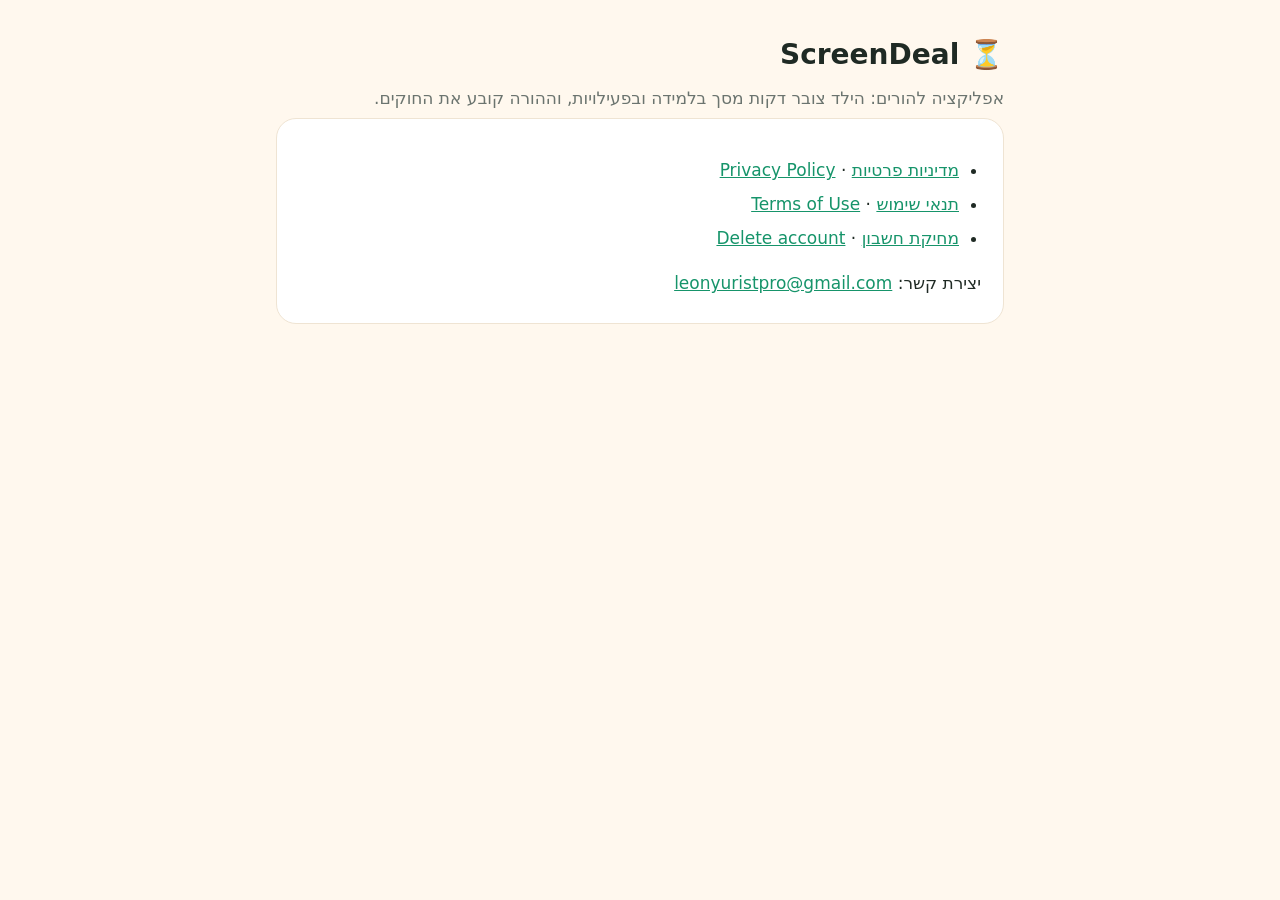
<file: index.html>
<!doctype html>
<html lang="he" dir="rtl">
<head>
<meta charset="utf-8">
<meta name="viewport" content="width=device-width, initial-scale=1">
<title>ScreenDeal</title>
<link rel="stylesheet" href="style.css">
</head>
<body>
<main>
  <h1>⏳ ScreenDeal</h1>
  <p class="muted">אפליקציה להורים: הילד צובר דקות מסך בלמידה ובפעילויות, וההורה קובע את החוקים.</p>
  <div class="card">
    <ul>
      <li><a href="privacy/">מדיניות פרטיות</a> · <a href="privacy/#english" lang="en">Privacy Policy</a></li>
      <li><a href="terms/">תנאי שימוש</a> · <a href="terms/#english" lang="en">Terms of Use</a></li>
      <li><a href="delete-account/">מחיקת חשבון</a> · <a href="delete-account/" lang="en">Delete account</a></li>
    </ul>
    <p>יצירת קשר: <a href="mailto:leonyuristpro@gmail.com"><bdi>leonyuristpro@gmail.com</bdi></a></p>
  </div>
</main>
</body>
</html>
</file>
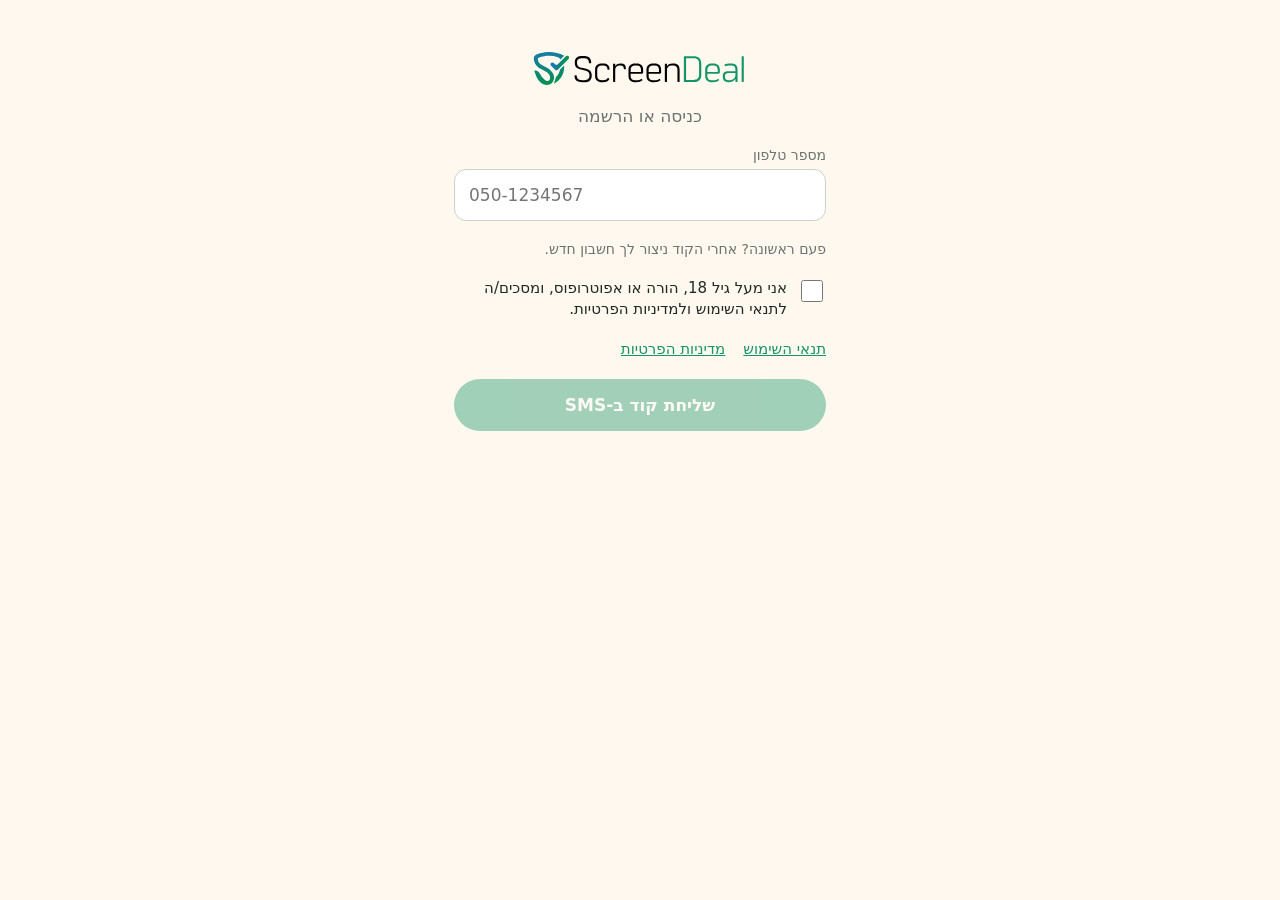
<file: app/index.html>
<!doctype html>
<html lang="he" dir="rtl">
<head>
<meta charset="utf-8">
<meta name="viewport" content="width=device-width, initial-scale=1, viewport-fit=cover">
<title>ScreenDeal להורים</title>
<meta name="description" content="ניהול זמן המסך של הילדים: יתרה, אישורים, חוקים ונעילה.">
<meta name="theme-color" content="#16946a">
<link rel="manifest" href="manifest.webmanifest">
<link rel="icon" href="icons/icon-192.png">
<link rel="apple-touch-icon" href="icons/icon-180.png">
<meta name="apple-mobile-web-app-capable" content="yes">
<meta name="mobile-web-app-capable" content="yes">
<meta name="apple-mobile-web-app-title" content="ScreenDeal">
<meta name="apple-mobile-web-app-status-bar-style" content="default">
<link rel="stylesheet" href="app.css">
<script type="module" src="app.js"></script>
</head>
<body>
<div id="root"><p class="loading">טוען...</p></div>
<div id="toast" role="status" aria-live="polite"></div>
<noscript>כדי להשתמש באתר צריך להפעיל JavaScript.</noscript>
</body>
</html>
</file>
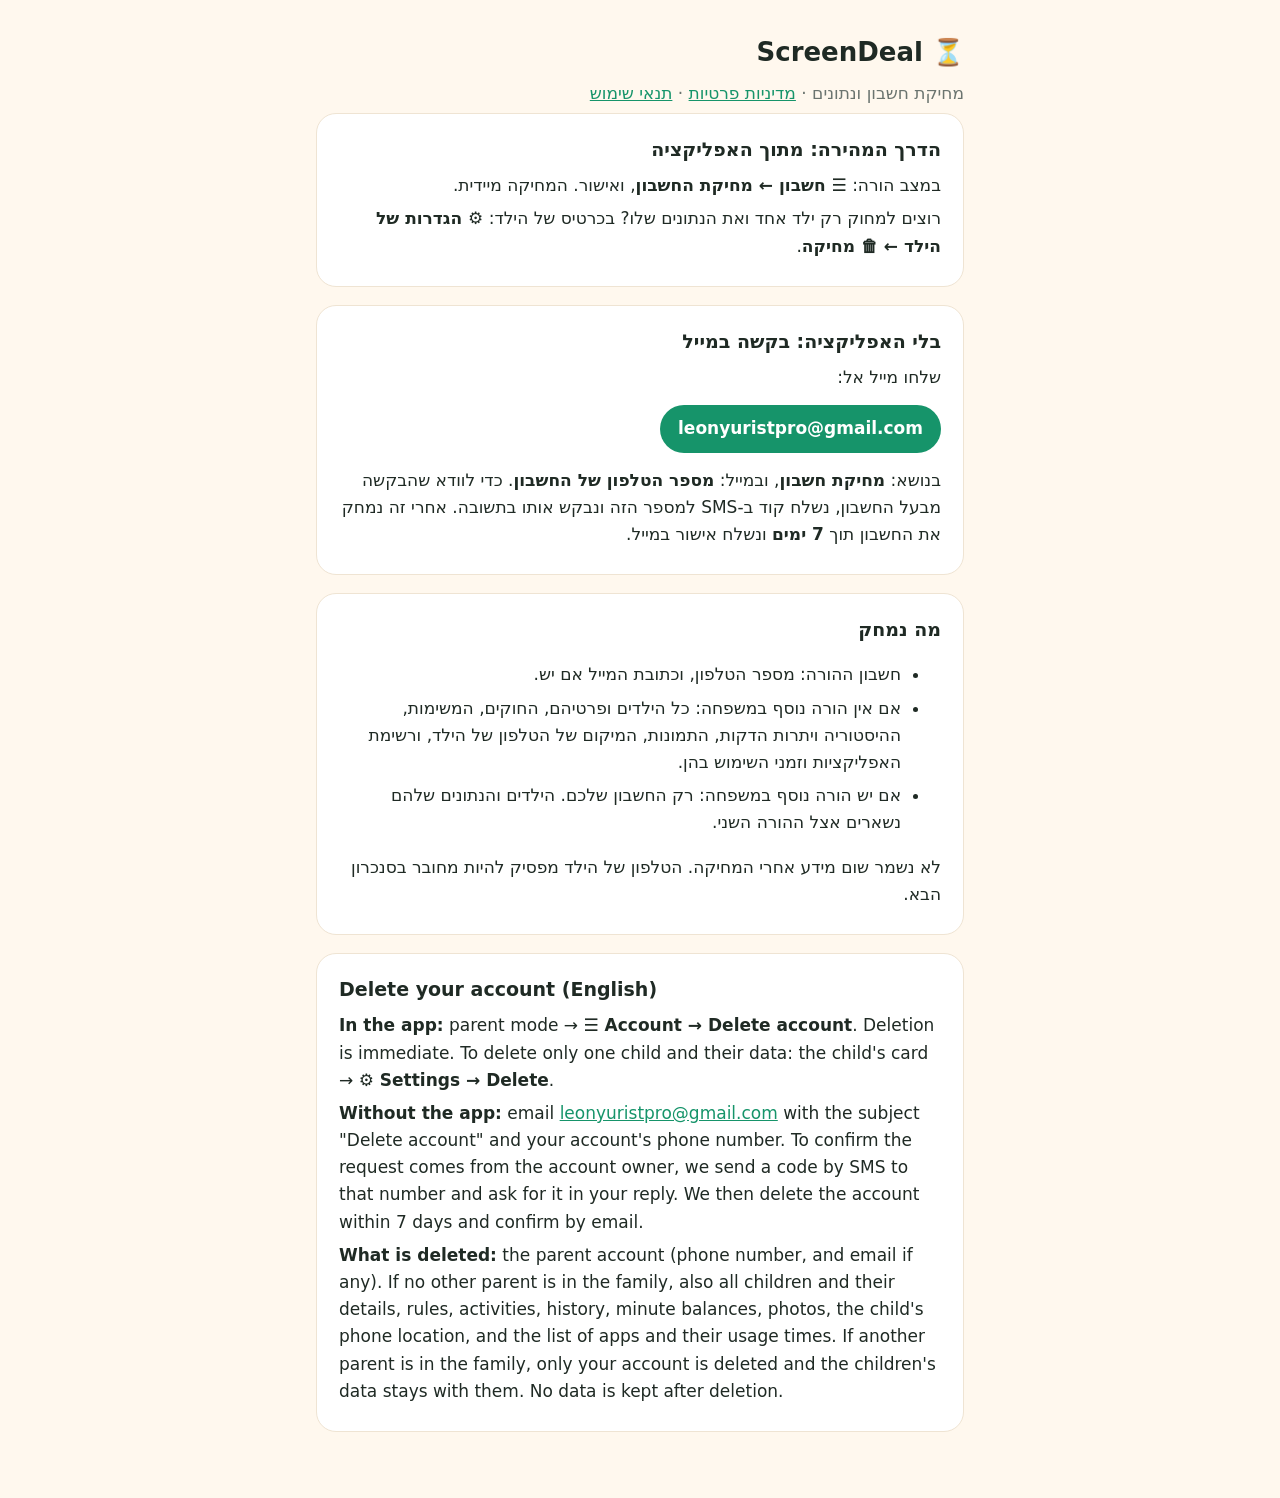
<file: delete-account/index.html>
<!doctype html>
<html lang="he" dir="rtl">
<head>
<meta charset="utf-8">
<meta name="viewport" content="width=device-width, initial-scale=1">
<title>מחיקת חשבון · ScreenDeal</title>
<style>
  :root { --bg: #fff8ee; --card: #ffffff; --text: #1f2a24; --muted: #6b746f; --primary: #16946a; --stroke: #efe4d3; }
  @media (prefers-color-scheme: dark) {
    :root { --bg: #151a17; --card: #1f2622; --text: #eef2ef; --muted: #a3ada7; --primary: #4cc79b; --stroke: #2e3832; }
  }
  * { box-sizing: border-box; }
  body { margin: 0; background: var(--bg); color: var(--text); font: 17px/1.6 system-ui, -apple-system, "Segoe UI", Arial, sans-serif; }
  main { max-width: 680px; margin: 0 auto; padding: 32px 16px 48px; }
  .card { background: var(--card); border: 1px solid var(--stroke); border-radius: 20px; padding: 20px 22px; margin-bottom: 18px; }
  h1 { font-size: 26px; margin: 0 0 4px; }
  h2 { font-size: 19px; margin: 0 0 8px; }
  p, li { margin: 6px 0; }
  .muted { color: var(--muted); }
  a { color: var(--primary); }
  .mail { display: inline-block; margin: 8px 0; padding: 10px 18px; border-radius: 999px; background: var(--primary); color: #fff; text-decoration: none; font-weight: 600; }
  [lang="en"] { direction: ltr; text-align: left; }
  bdi { unicode-bidi: isolate; }
</style>
</head>
<body>
<main>
  <h1>⏳ ScreenDeal</h1>
  <p class="muted">מחיקת חשבון ונתונים · <a href="../privacy/">מדיניות פרטיות</a> · <a href="../terms/">תנאי שימוש</a></p>

  <div class="card">
    <h2>הדרך המהירה: מתוך האפליקציה</h2>
    <p>במצב הורה: <b>☰ חשבון ← מחיקת החשבון</b>, ואישור. המחיקה מיידית.</p>
    <p>רוצים למחוק רק ילד אחד ואת הנתונים שלו? בכרטיס של הילד: <b>⚙️ הגדרות של הילד ← 🗑 מחיקה</b>.</p>
  </div>

  <div class="card">
    <h2>בלי האפליקציה: בקשה במייל</h2>
    <p>שלחו מייל אל:</p>
    <a class="mail" href="mailto:leonyuristpro@gmail.com?subject=%D7%9E%D7%97%D7%99%D7%A7%D7%AA%20%D7%97%D7%A9%D7%91%D7%95%D7%9F"><bdi>leonyuristpro@gmail.com</bdi></a>
    <p>בנושא: <b>מחיקת חשבון</b>, ובמייל: <b>מספר הטלפון של החשבון</b>. כדי לוודא שהבקשה מבעל החשבון, נשלח קוד ב-SMS למספר הזה ונבקש אותו בתשובה. אחרי זה נמחק את החשבון תוך <b>7 ימים</b> ונשלח אישור במייל.</p>
  </div>

  <div class="card">
    <h2>מה נמחק</h2>
    <ul>
      <li>חשבון ההורה: מספר הטלפון, וכתובת המייל אם יש.</li>
      <li>אם אין הורה נוסף במשפחה: כל הילדים ופרטיהם, החוקים, המשימות, ההיסטוריה ויתרות הדקות, התמונות, המיקום של הטלפון של הילד, ורשימת האפליקציות וזמני השימוש בהן.</li>
      <li>אם יש הורה נוסף במשפחה: רק החשבון שלכם. הילדים והנתונים שלהם נשארים אצל ההורה השני.</li>
    </ul>
    <p>לא נשמר שום מידע אחרי המחיקה. הטלפון של הילד מפסיק להיות מחובר בסנכרון הבא.</p>
  </div>

  <div class="card" lang="en">
    <h2>Delete your account (English)</h2>
    <p><b>In the app:</b> parent mode → <b>☰ Account → Delete account</b>. Deletion is immediate. To delete only one child and their data: the child's card → <b>⚙️ Settings → Delete</b>.</p>
    <p><b>Without the app:</b> email <a href="mailto:leonyuristpro@gmail.com?subject=Delete%20account">leonyuristpro@gmail.com</a> with the subject "Delete account" and your account's phone number. To confirm the request comes from the account owner, we send a code by SMS to that number and ask for it in your reply. We then delete the account within 7 days and confirm by email.</p>
    <p><b>What is deleted:</b> the parent account (phone number, and email if any). If no other parent is in the family, also all children and their details, rules, activities, history, minute balances, photos, the child's phone location, and the list of apps and their usage times. If another parent is in the family, only your account is deleted and the children's data stays with them. No data is kept after deletion.</p>
  </div>
</main>
</body>
</html>
</file>
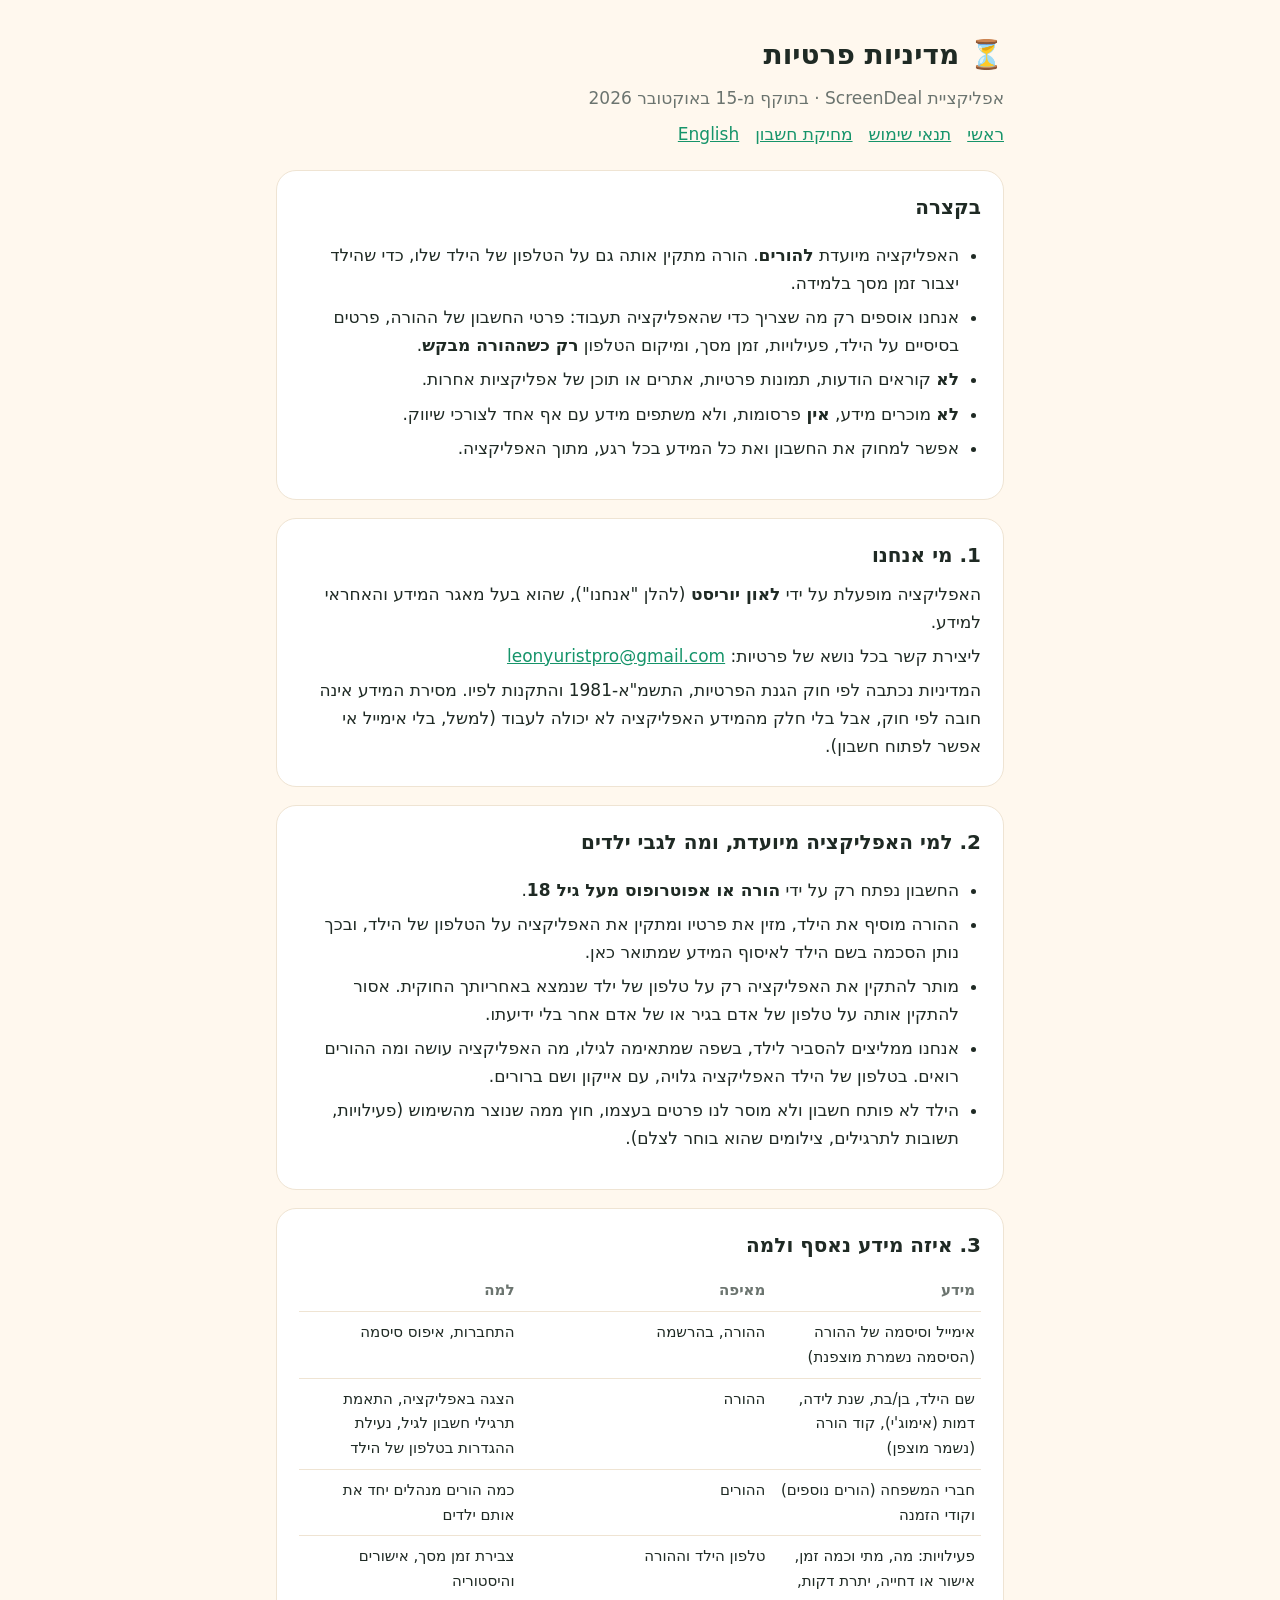
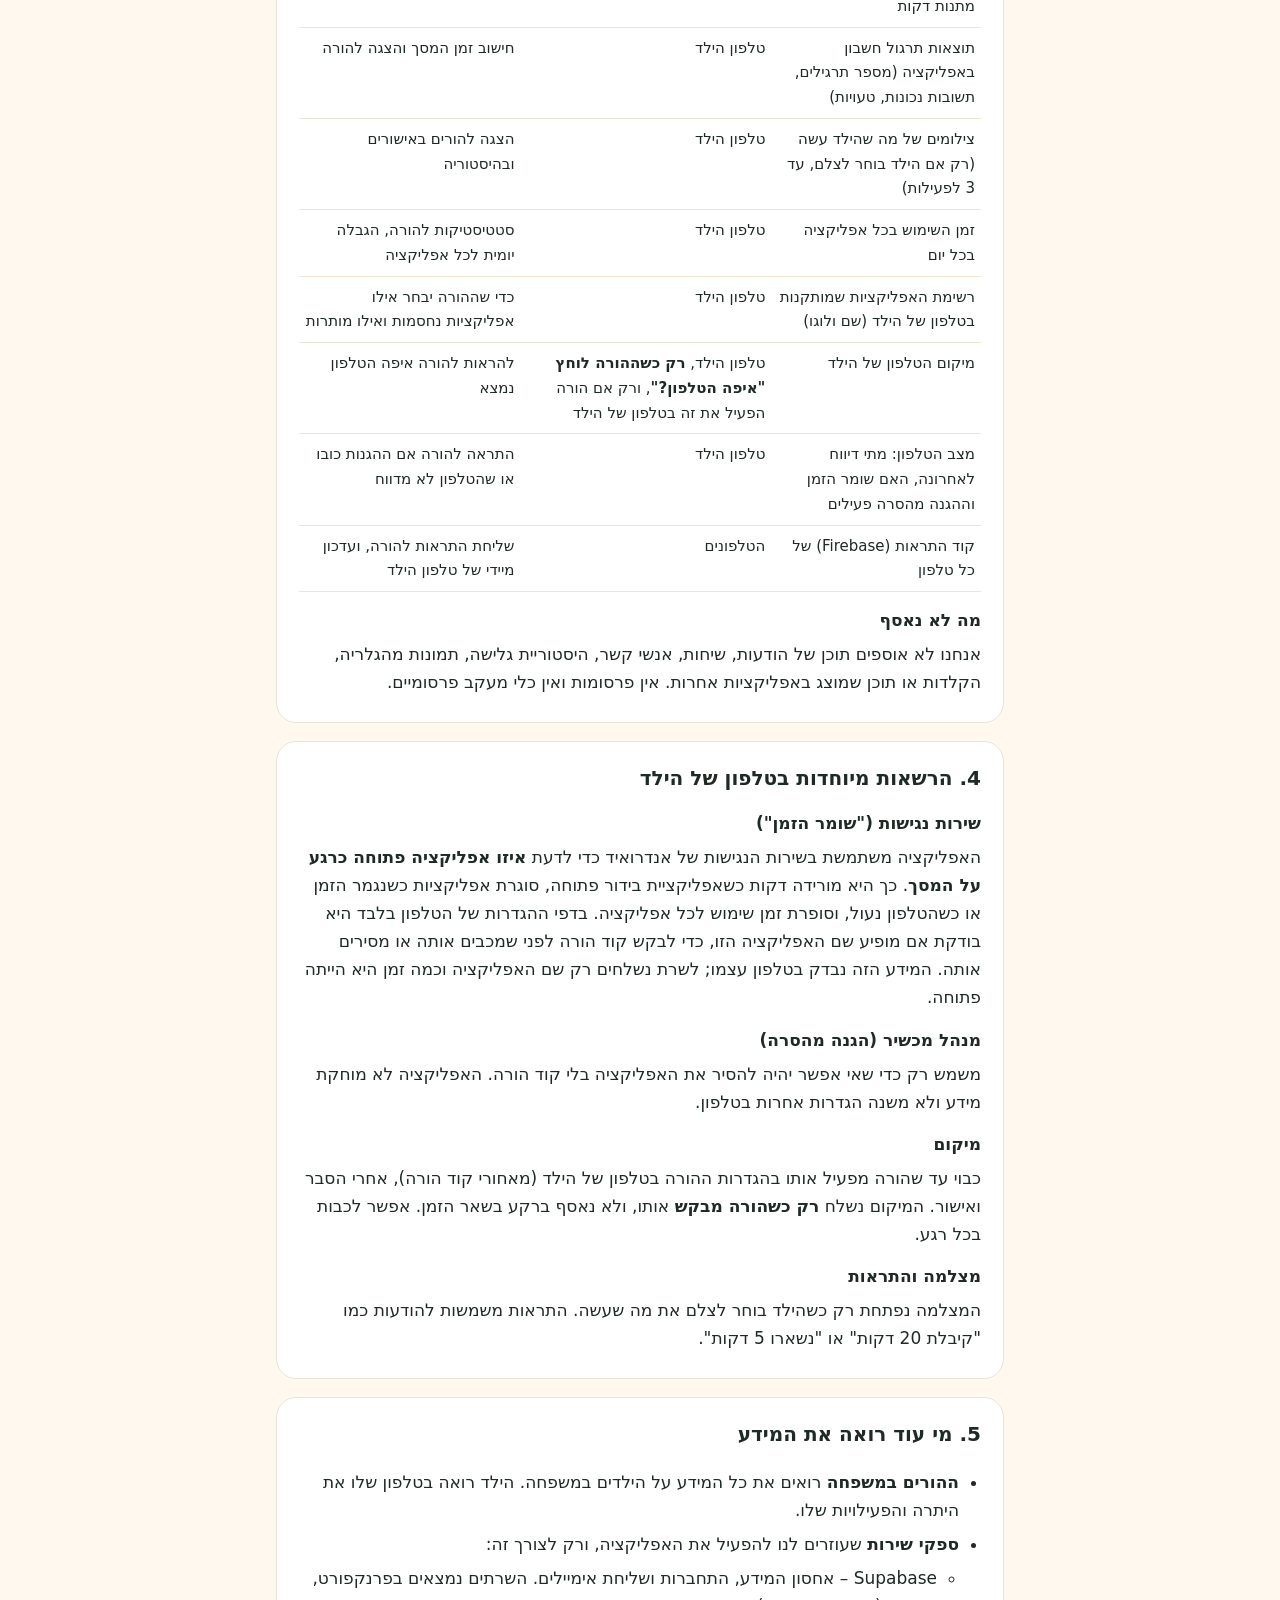
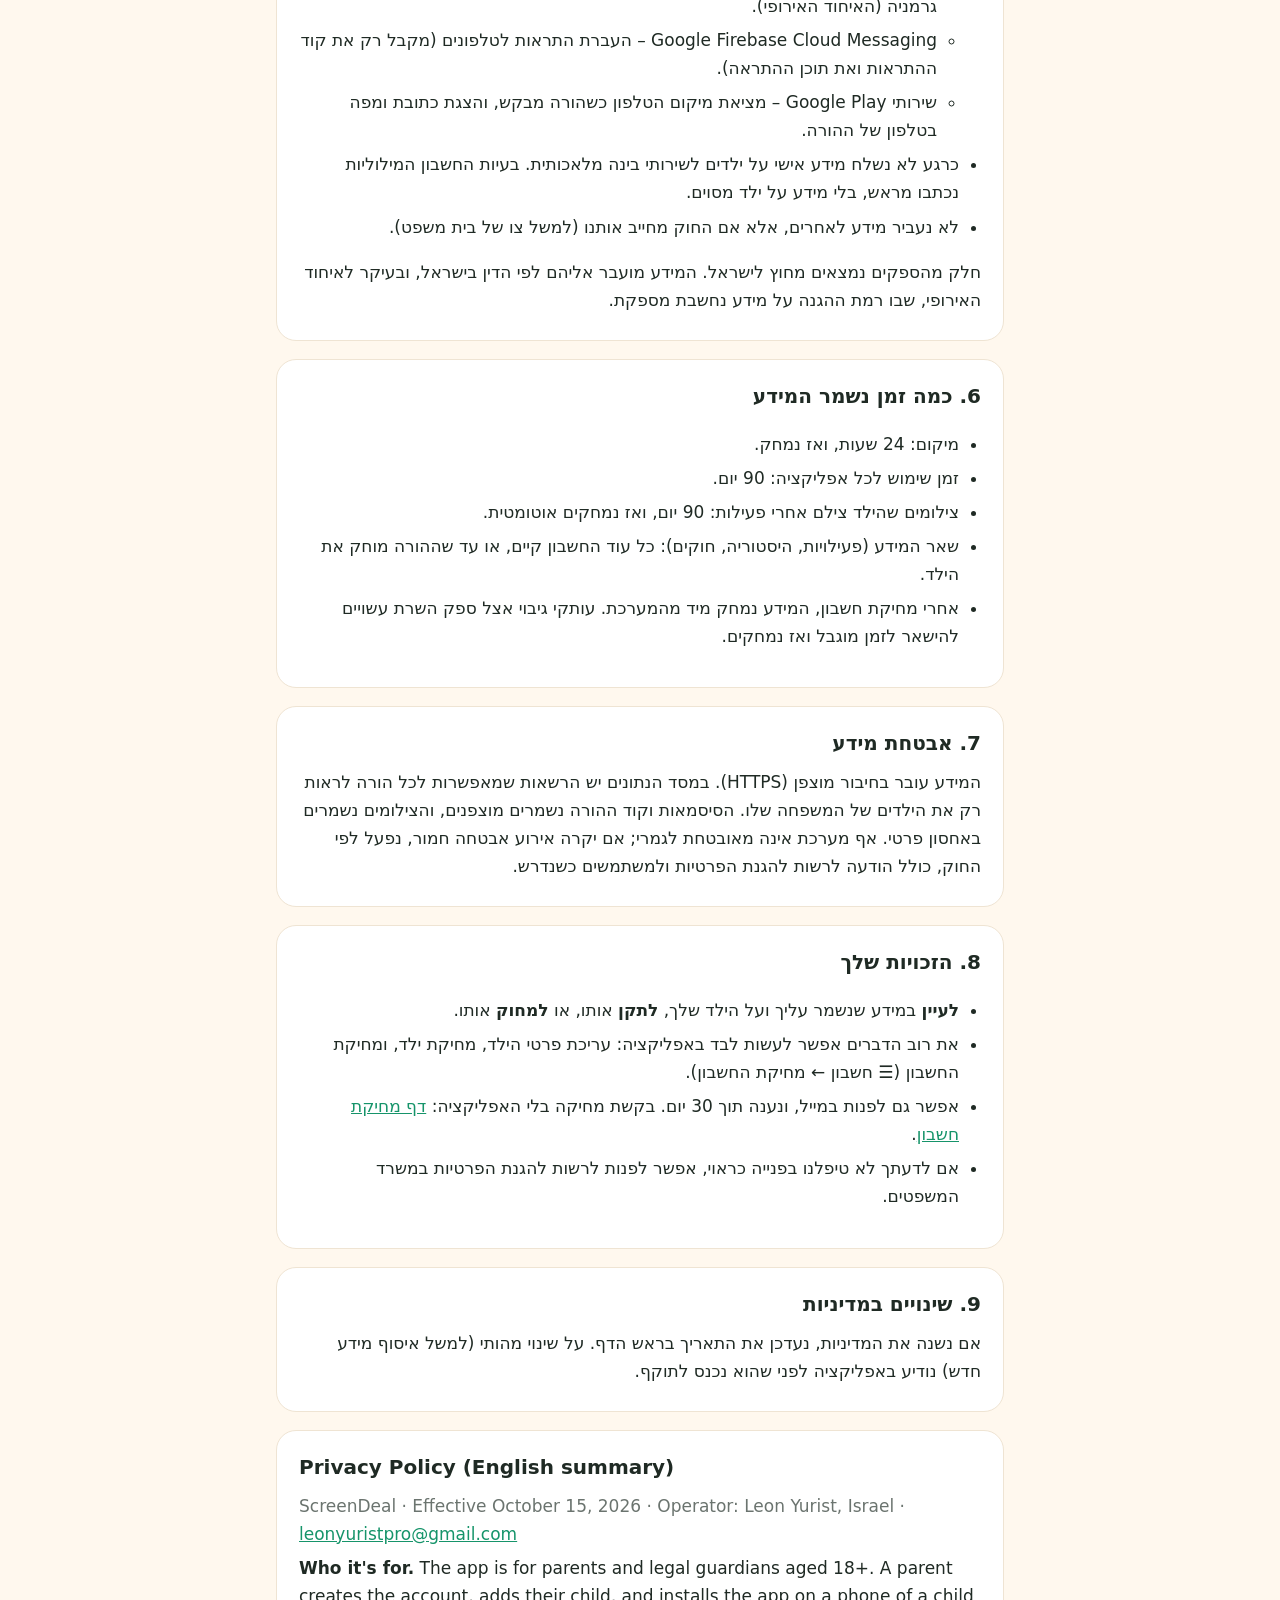
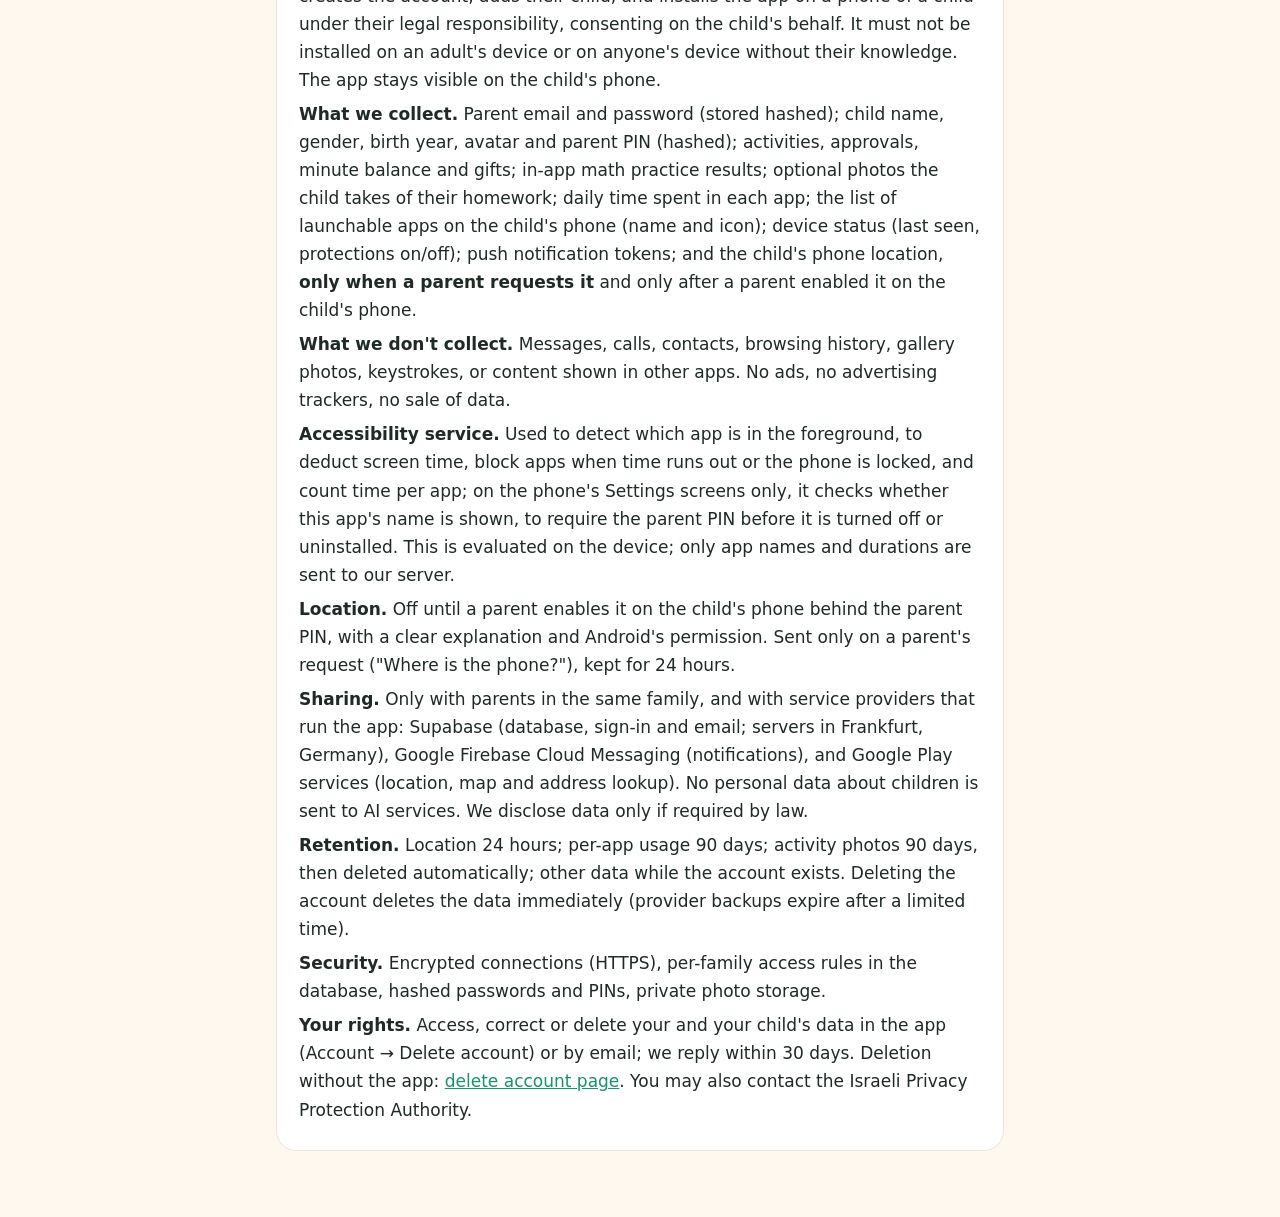
<file: privacy/index.html>
<!doctype html>
<html lang="he" dir="rtl">
<head>
<meta charset="utf-8">
<meta name="viewport" content="width=device-width, initial-scale=1">
<title>מדיניות פרטיות · ScreenDeal</title>
<link rel="stylesheet" href="../style.css">
</head>
<body>
<main>
  <h1>⏳ מדיניות פרטיות</h1>
  <p class="muted">אפליקציית ScreenDeal · בתוקף מ-15 באוקטובר 2026</p>
  <nav><a href="../">ראשי</a><a href="../terms/">תנאי שימוש</a><a href="../delete-account/">מחיקת חשבון</a><a href="#english">English</a></nav>

  <div class="card">
    <h2>בקצרה</h2>
    <ul>
      <li>האפליקציה מיועדת <b>להורים</b>. הורה מתקין אותה גם על הטלפון של הילד שלו, כדי שהילד יצבור זמן מסך בלמידה.</li>
      <li>אנחנו אוספים רק מה שצריך כדי שהאפליקציה תעבוד: פרטי החשבון של ההורה, פרטים בסיסיים על הילד, פעילויות, זמן מסך, ומיקום הטלפון <b>רק כשההורה מבקש</b>.</li>
      <li><b>לא</b> קוראים הודעות, תמונות פרטיות, אתרים או תוכן של אפליקציות אחרות.</li>
      <li><b>לא</b> מוכרים מידע, <b>אין</b> פרסומות, ולא משתפים מידע עם אף אחד לצורכי שיווק.</li>
      <li>אפשר למחוק את החשבון ואת כל המידע בכל רגע, מתוך האפליקציה.</li>
    </ul>
  </div>

  <div class="card">
    <h2>1. מי אנחנו</h2>
    <p>האפליקציה מופעלת על ידי <b>לאון יוריסט</b> (להלן "אנחנו"), שהוא בעל מאגר המידע והאחראי למידע.</p>
    <p>ליצירת קשר בכל נושא של פרטיות: <a href="mailto:leonyuristpro@gmail.com"><bdi>leonyuristpro@gmail.com</bdi></a></p>
    <p>המדיניות נכתבה לפי חוק הגנת הפרטיות, התשמ"א-1981 והתקנות לפיו. מסירת המידע אינה חובה לפי חוק, אבל בלי חלק מהמידע האפליקציה לא יכולה לעבוד (למשל, בלי אימייל אי אפשר לפתוח חשבון).</p>
  </div>

  <div class="card">
    <h2>2. למי האפליקציה מיועדת, ומה לגבי ילדים</h2>
    <ul>
      <li>החשבון נפתח רק על ידי <b>הורה או אפוטרופוס מעל גיל 18</b>.</li>
      <li>ההורה מוסיף את הילד, מזין את פרטיו ומתקין את האפליקציה על הטלפון של הילד, ובכך נותן הסכמה בשם הילד לאיסוף המידע שמתואר כאן.</li>
      <li>מותר להתקין את האפליקציה רק על טלפון של ילד שנמצא באחריותך החוקית. אסור להתקין אותה על טלפון של אדם בגיר או של אדם אחר בלי ידיעתו.</li>
      <li>אנחנו ממליצים להסביר לילד, בשפה שמתאימה לגילו, מה האפליקציה עושה ומה ההורים רואים. בטלפון של הילד האפליקציה גלויה, עם אייקון ושם ברורים.</li>
      <li>הילד לא פותח חשבון ולא מוסר לנו פרטים בעצמו, חוץ ממה שנוצר מהשימוש (פעילויות, תשובות לתרגילים, צילומים שהוא בוחר לצלם).</li>
    </ul>
  </div>

  <div class="card">
    <h2>3. איזה מידע נאסף ולמה</h2>
    <div class="table-wrap">
    <table>
      <tr><th>מידע</th><th>מאיפה</th><th>למה</th></tr>
      <tr><td>אימייל וסיסמה של ההורה (הסיסמה נשמרת מוצפנת)</td><td>ההורה, בהרשמה</td><td>התחברות, איפוס סיסמה</td></tr>
      <tr><td>שם הילד, בן/בת, שנת לידה, דמות (אימוג'י), קוד הורה (נשמר מוצפן)</td><td>ההורה</td><td>הצגה באפליקציה, התאמת תרגילי חשבון לגיל, נעילת ההגדרות בטלפון של הילד</td></tr>
      <tr><td>חברי המשפחה (הורים נוספים) וקודי הזמנה</td><td>ההורים</td><td>כמה הורים מנהלים יחד את אותם ילדים</td></tr>
      <tr><td>פעילויות: מה, מתי וכמה זמן, אישור או דחייה, יתרת דקות, מתנות דקות</td><td>טלפון הילד וההורה</td><td>צבירת זמן מסך, אישורים והיסטוריה</td></tr>
      <tr><td>תוצאות תרגול חשבון באפליקציה (מספר תרגילים, תשובות נכונות, טעויות)</td><td>טלפון הילד</td><td>חישוב זמן המסך והצגה להורה</td></tr>
      <tr><td>צילומים של מה שהילד עשה (רק אם הילד בוחר לצלם, עד 3 לפעילות)</td><td>טלפון הילד</td><td>הצגה להורים באישורים ובהיסטוריה</td></tr>
      <tr><td>זמן השימוש בכל אפליקציה בכל יום</td><td>טלפון הילד</td><td>סטטיסטיקות להורה, הגבלה יומית לכל אפליקציה</td></tr>
      <tr><td>רשימת האפליקציות שמותקנות בטלפון של הילד (שם ולוגו)</td><td>טלפון הילד</td><td>כדי שההורה יבחר אילו אפליקציות נחסמות ואילו מותרות</td></tr>
      <tr><td>מיקום הטלפון של הילד</td><td>טלפון הילד, <b>רק כשההורה לוחץ "איפה הטלפון?"</b>, ורק אם הורה הפעיל את זה בטלפון של הילד</td><td>להראות להורה איפה הטלפון נמצא</td></tr>
      <tr><td>מצב הטלפון: מתי דיווח לאחרונה, האם שומר הזמן וההגנה מהסרה פעילים</td><td>טלפון הילד</td><td>התראה להורה אם ההגנות כובו או שהטלפון לא מדווח</td></tr>
      <tr><td>קוד התראות (Firebase) של כל טלפון</td><td>הטלפונים</td><td>שליחת התראות להורה, ועדכון מיידי של טלפון הילד</td></tr>
    </table>
    </div>
    <h3>מה לא נאסף</h3>
    <p>אנחנו לא אוספים תוכן של הודעות, שיחות, אנשי קשר, היסטוריית גלישה, תמונות מהגלריה, הקלדות או תוכן שמוצג באפליקציות אחרות. אין פרסומות ואין כלי מעקב פרסומיים.</p>
  </div>

  <div class="card">
    <h2>4. הרשאות מיוחדות בטלפון של הילד</h2>
    <h3>שירות נגישות ("שומר הזמן")</h3>
    <p>האפליקציה משתמשת בשירות הנגישות של אנדרואיד כדי לדעת <b>איזו אפליקציה פתוחה כרגע על המסך</b>. כך היא מורידה דקות כשאפליקציית בידור פתוחה, סוגרת אפליקציות כשנגמר הזמן או כשהטלפון נעול, וסופרת זמן שימוש לכל אפליקציה. בדפי ההגדרות של הטלפון בלבד היא בודקת אם מופיע שם האפליקציה הזו, כדי לבקש קוד הורה לפני שמכבים אותה או מסירים אותה. המידע הזה נבדק בטלפון עצמו; לשרת נשלחים רק שם האפליקציה וכמה זמן היא הייתה פתוחה.</p>
    <h3>מנהל מכשיר (הגנה מהסרה)</h3>
    <p>משמש רק כדי שאי אפשר יהיה להסיר את האפליקציה בלי קוד הורה. האפליקציה לא מוחקת מידע ולא משנה הגדרות אחרות בטלפון.</p>
    <h3>מיקום</h3>
    <p>כבוי עד שהורה מפעיל אותו בהגדרות ההורה בטלפון של הילד (מאחורי קוד הורה), אחרי הסבר ואישור. המיקום נשלח <b>רק כשהורה מבקש</b> אותו, ולא נאסף ברקע בשאר הזמן. אפשר לכבות בכל רגע.</p>
    <h3>מצלמה והתראות</h3>
    <p>המצלמה נפתחת רק כשהילד בוחר לצלם את מה שעשה. התראות משמשות להודעות כמו "קיבלת 20 דקות" או "נשארו 5 דקות".</p>
  </div>

  <div class="card">
    <h2>5. מי עוד רואה את המידע</h2>
    <ul>
      <li><b>ההורים במשפחה</b> רואים את כל המידע על הילדים במשפחה. הילד רואה בטלפון שלו את היתרה והפעילויות שלו.</li>
      <li><b>ספקי שירות</b> שעוזרים לנו להפעיל את האפליקציה, ורק לצורך זה:
        <ul>
          <li>Supabase – אחסון המידע, התחברות ושליחת אימיילים. השרתים נמצאים בפרנקפורט, גרמניה (האיחוד האירופי).</li>
          <li>Google Firebase Cloud Messaging – העברת התראות לטלפונים (מקבל רק את קוד ההתראות ואת תוכן ההתראה).</li>
          <li>שירותי Google Play – מציאת מיקום הטלפון כשהורה מבקש, והצגת כתובת ומפה בטלפון של ההורה.</li>
        </ul>
      </li>
      <li>כרגע לא נשלח מידע אישי על ילדים לשירותי בינה מלאכותית. בעיות החשבון המילוליות נכתבו מראש, בלי מידע על ילד מסוים.</li>
      <li>לא נעביר מידע לאחרים, אלא אם החוק מחייב אותנו (למשל צו של בית משפט).</li>
    </ul>
    <p>חלק מהספקים נמצאים מחוץ לישראל. המידע מועבר אליהם לפי הדין בישראל, ובעיקר לאיחוד האירופי, שבו רמת ההגנה על מידע נחשבת מספקת.</p>
  </div>

  <div class="card">
    <h2>6. כמה זמן נשמר המידע</h2>
    <ul>
      <li>מיקום: 24 שעות, ואז נמחק.</li>
      <li>זמן שימוש לכל אפליקציה: 90 יום.</li>
      <li>צילומים שהילד צילם אחרי פעילות: 90 יום, ואז נמחקים אוטומטית.</li>
      <li>שאר המידע (פעילויות, היסטוריה, חוקים): כל עוד החשבון קיים, או עד שההורה מוחק את הילד.</li>
      <li>אחרי מחיקת חשבון, המידע נמחק מיד מהמערכת. עותקי גיבוי אצל ספק השרת עשויים להישאר לזמן מוגבל ואז נמחקים.</li>
    </ul>
  </div>

  <div class="card">
    <h2>7. אבטחת מידע</h2>
    <p>המידע עובר בחיבור מוצפן (HTTPS). במסד הנתונים יש הרשאות שמאפשרות לכל הורה לראות רק את הילדים של המשפחה שלו. הסיסמאות וקוד ההורה נשמרים מוצפנים, והצילומים נשמרים באחסון פרטי. אף מערכת אינה מאובטחת לגמרי; אם יקרה אירוע אבטחה חמור, נפעל לפי החוק, כולל הודעה לרשות להגנת הפרטיות ולמשתמשים כשנדרש.</p>
  </div>

  <div class="card">
    <h2>8. הזכויות שלך</h2>
    <ul>
      <li><b>לעיין</b> במידע שנשמר עליך ועל הילד שלך, <b>לתקן</b> אותו, או <b>למחוק</b> אותו.</li>
      <li>את רוב הדברים אפשר לעשות לבד באפליקציה: עריכת פרטי הילד, מחיקת ילד, ומחיקת החשבון (☰ חשבון ← מחיקת החשבון).</li>
      <li>אפשר גם לפנות במייל, ונענה תוך 30 יום. בקשת מחיקה בלי האפליקציה: <a href="../delete-account/">דף מחיקת חשבון</a>.</li>
      <li>אם לדעתך לא טיפלנו בפנייה כראוי, אפשר לפנות לרשות להגנת הפרטיות במשרד המשפטים.</li>
    </ul>
  </div>

  <div class="card">
    <h2>9. שינויים במדיניות</h2>
    <p>אם נשנה את המדיניות, נעדכן את התאריך בראש הדף. על שינוי מהותי (למשל איסוף מידע חדש) נודיע באפליקציה לפני שהוא נכנס לתוקף.</p>
  </div>

  <div class="card" lang="en" id="english">
    <h2>Privacy Policy (English summary)</h2>
    <p class="muted">ScreenDeal · Effective October 15, 2026 · Operator: Leon Yurist, Israel · <a href="mailto:leonyuristpro@gmail.com">leonyuristpro@gmail.com</a></p>
    <p><b>Who it's for.</b> The app is for parents and legal guardians aged 18+. A parent creates the account, adds their child, and installs the app on a phone of a child under their legal responsibility, consenting on the child's behalf. It must not be installed on an adult's device or on anyone's device without their knowledge. The app stays visible on the child's phone.</p>
    <p><b>What we collect.</b> Parent email and password (stored hashed); child name, gender, birth year, avatar and parent PIN (hashed); activities, approvals, minute balance and gifts; in-app math practice results; optional photos the child takes of their homework; daily time spent in each app; the list of launchable apps on the child's phone (name and icon); device status (last seen, protections on/off); push notification tokens; and the child's phone location, <b>only when a parent requests it</b> and only after a parent enabled it on the child's phone.</p>
    <p><b>What we don't collect.</b> Messages, calls, contacts, browsing history, gallery photos, keystrokes, or content shown in other apps. No ads, no advertising trackers, no sale of data.</p>
    <p><b>Accessibility service.</b> Used to detect which app is in the foreground, to deduct screen time, block apps when time runs out or the phone is locked, and count time per app; on the phone's Settings screens only, it checks whether this app's name is shown, to require the parent PIN before it is turned off or uninstalled. This is evaluated on the device; only app names and durations are sent to our server.</p>
    <p><b>Location.</b> Off until a parent enables it on the child's phone behind the parent PIN, with a clear explanation and Android's permission. Sent only on a parent's request ("Where is the phone?"), kept for 24 hours.</p>
    <p><b>Sharing.</b> Only with parents in the same family, and with service providers that run the app: Supabase (database, sign-in and email; servers in Frankfurt, Germany), Google Firebase Cloud Messaging (notifications), and Google Play services (location, map and address lookup). No personal data about children is sent to AI services. We disclose data only if required by law.</p>
    <p><b>Retention.</b> Location 24 hours; per-app usage 90 days; activity photos 90 days, then deleted automatically; other data while the account exists. Deleting the account deletes the data immediately (provider backups expire after a limited time).</p>
    <p><b>Security.</b> Encrypted connections (HTTPS), per-family access rules in the database, hashed passwords and PINs, private photo storage.</p>
    <p><b>Your rights.</b> Access, correct or delete your and your child's data in the app (Account → Delete account) or by email; we reply within 30 days. Deletion without the app: <a href="../delete-account/">delete account page</a>. You may also contact the Israeli Privacy Protection Authority.</p>
  </div>
</main>
</body>
</html>
</file>
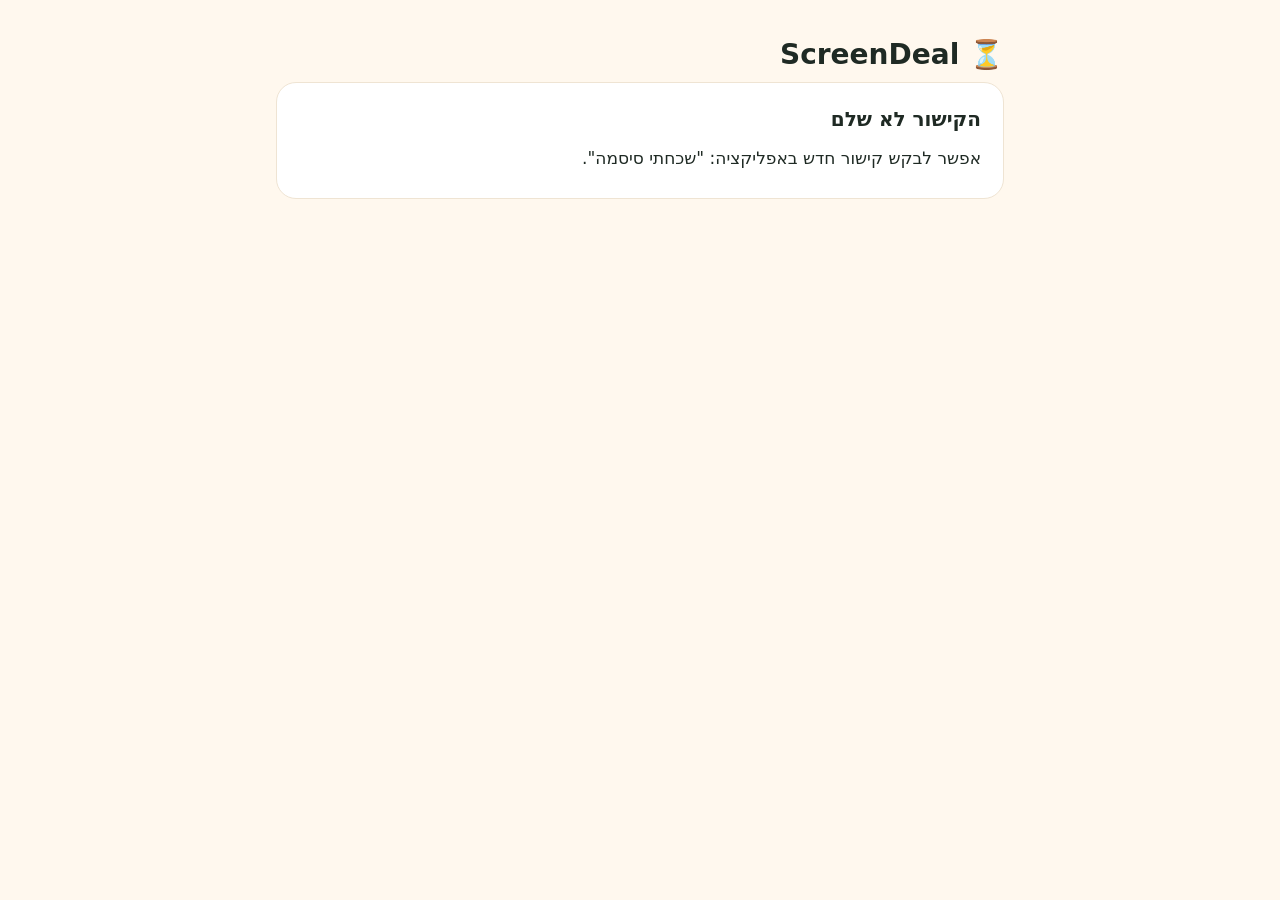
<file: reset/index.html>
<!doctype html>
<html lang="he" dir="rtl">
<head>
<meta charset="utf-8">
<meta name="viewport" content="width=device-width, initial-scale=1">
<meta name="robots" content="noindex">
<meta name="referrer" content="no-referrer">
<title>בחירת סיסמה חדשה · ScreenDeal</title>
<link rel="stylesheet" href="../style.css">
<style>
  .open { display: inline-block; margin: 12px 0; padding: 12px 24px; border-radius: 999px; background: var(--primary); color: #fff; text-decoration: none; font-weight: 600; }
</style>
</head>
<body>
<main>
  <h1>⏳ ScreenDeal</h1>
  <div class="card" id="phone">
    <h2>פותחים את האפליקציה...</h2>
    <p>אם האפליקציה לא נפתחה לבד, לוחצים על הכפתור:</p>
    <a class="open" id="open" href="#">פתיחת ScreenDeal ובחירת סיסמה</a>
    <p class="muted">צריך לפתוח את הקישור בטלפון שבו משתמשים ב-ScreenDeal <b>כהורה</b>. בטלפון של הילד האפליקציה לא מציגה את מסכי ההורה.</p>
    <p>משתמשים ב-ScreenDeal באתר? <a id="web-android" href="#">המשך באתר</a></p>
  </div>
  <div class="card" id="computer" hidden>
    <h2>בחירת סיסמה חדשה באתר</h2>
    <p>משתמשים ב-ScreenDeal באתר (למשל באייפון)? ממשיכים כאן:</p>
    <a class="open" id="web" href="#">המשך באתר ובחירת סיסמה</a>
    <p class="muted">משתמשים באפליקציה באנדרואיד? פותחים את המייל "איפוס סיסמה ל-ScreenDeal" בטלפון האנדרואיד, ולוחצים שוב על הכפתור.</p>
  </div>
  <div class="card" id="bad" hidden>
    <h2>הקישור לא שלם</h2>
    <p>אפשר לבקש קישור חדש באפליקציה: "שכחתי סיסמה".</p>
  </div>
</main>
<script>
  // The one-time code stays in this page and the app: it's checked only when the app sends it to the server.
  var q = new URLSearchParams(location.search);
  var token = q.get("token_hash"), type = q.get("type") || "recovery";
  var android = /Android/i.test(navigator.userAgent);
  // The same code also works on the website (../app/), for parents without the Android app.
  var web = "../app/?token_hash=" + encodeURIComponent(token || "") + "&type=" + encodeURIComponent(type);
  document.getElementById("web").href = web;
  document.getElementById("web-android").href = web;
  if (!token) {
    document.getElementById("phone").hidden = true;
    document.getElementById("bad").hidden = false;
  } else if (!android) {
    document.getElementById("phone").hidden = true;
    document.getElementById("computer").hidden = false;
  } else {
    var link = "screentime://reset?token_hash=" + encodeURIComponent(token) + "&type=" + encodeURIComponent(type);
    document.getElementById("open").href = link;
    location.href = link;
  }
</script>
</body>
</html>
</file>
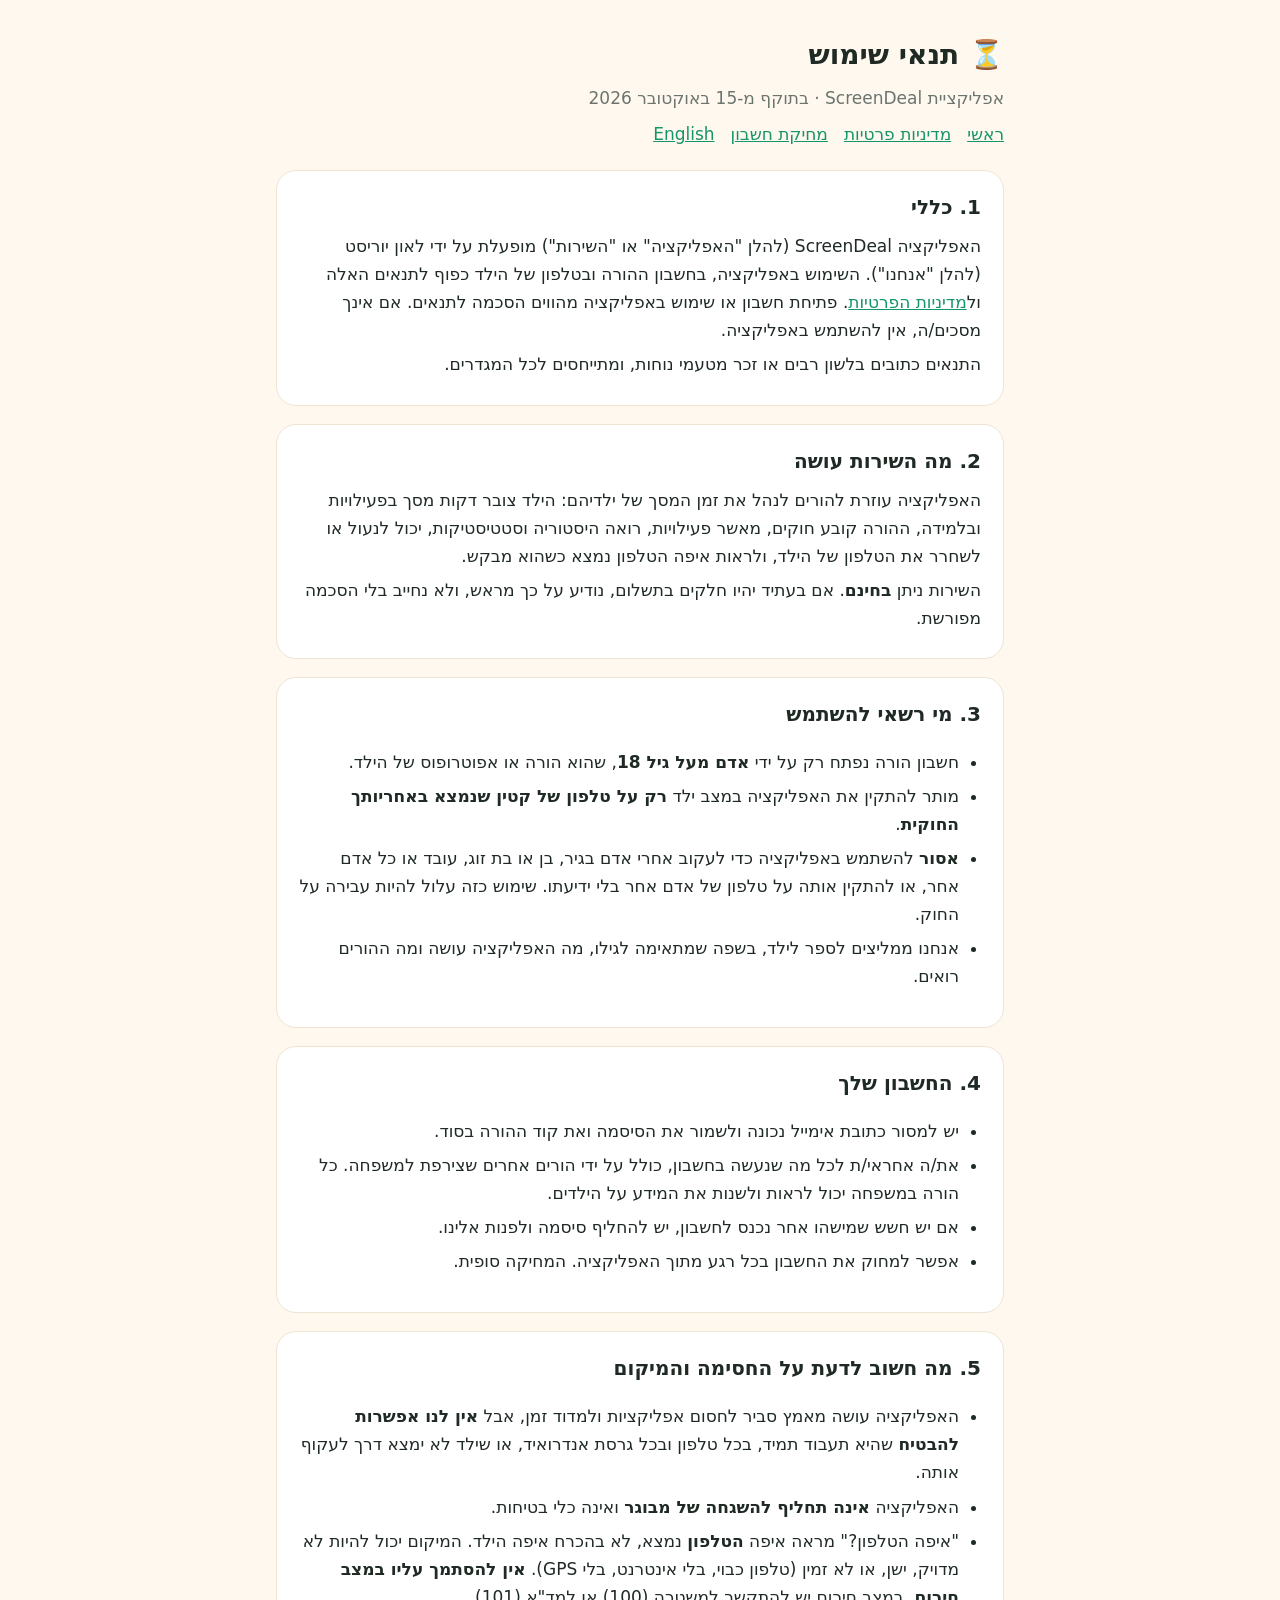
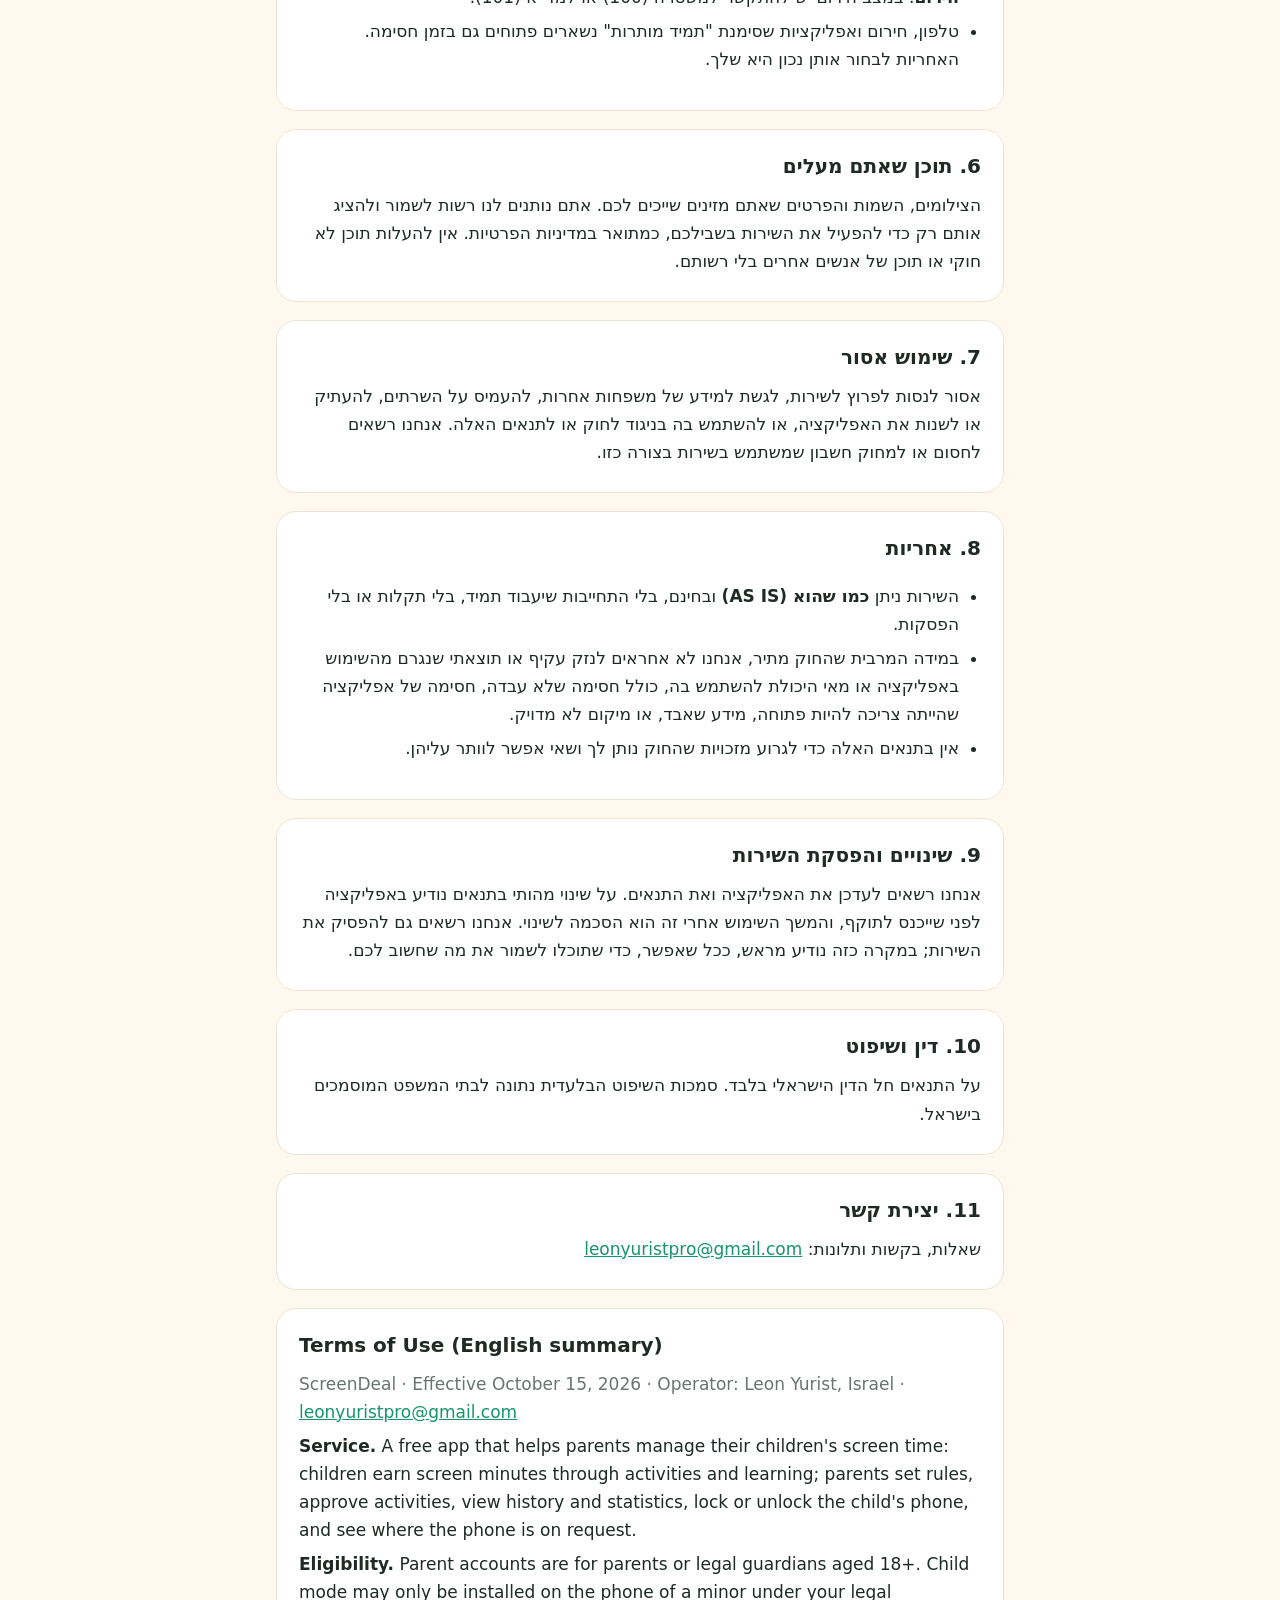
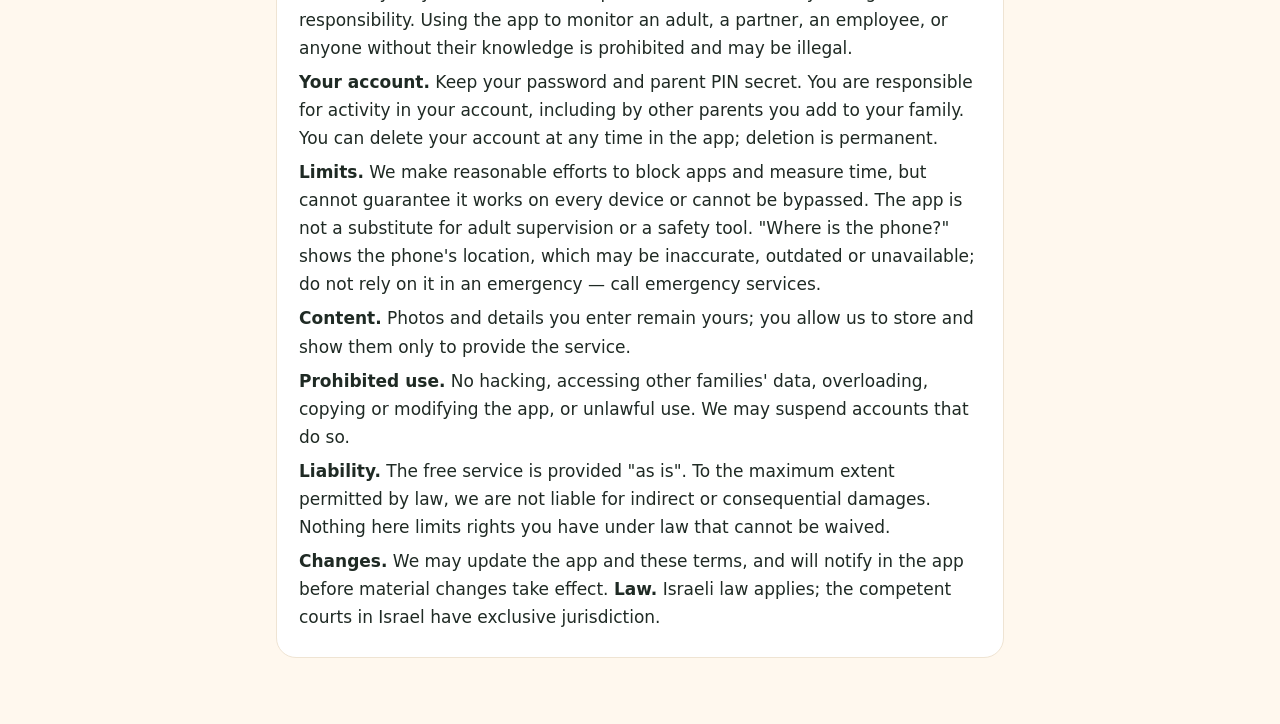
<file: terms/index.html>
<!doctype html>
<html lang="he" dir="rtl">
<head>
<meta charset="utf-8">
<meta name="viewport" content="width=device-width, initial-scale=1">
<title>תנאי שימוש · ScreenDeal</title>
<link rel="stylesheet" href="../style.css">
</head>
<body>
<main>
  <h1>⏳ תנאי שימוש</h1>
  <p class="muted">אפליקציית ScreenDeal · בתוקף מ-15 באוקטובר 2026</p>
  <nav><a href="../">ראשי</a><a href="../privacy/">מדיניות פרטיות</a><a href="../delete-account/">מחיקת חשבון</a><a href="#english">English</a></nav>

  <div class="card">
    <h2>1. כללי</h2>
    <p>האפליקציה ScreenDeal (להלן "האפליקציה" או "השירות") מופעלת על ידי לאון יוריסט (להלן "אנחנו"). השימוש באפליקציה, בחשבון ההורה ובטלפון של הילד כפוף לתנאים האלה ול<a href="../privacy/">מדיניות הפרטיות</a>. פתיחת חשבון או שימוש באפליקציה מהווים הסכמה לתנאים. אם אינך מסכים/ה, אין להשתמש באפליקציה.</p>
    <p>התנאים כתובים בלשון רבים או זכר מטעמי נוחות, ומתייחסים לכל המגדרים.</p>
  </div>

  <div class="card">
    <h2>2. מה השירות עושה</h2>
    <p>האפליקציה עוזרת להורים לנהל את זמן המסך של ילדיהם: הילד צובר דקות מסך בפעילויות ובלמידה, ההורה קובע חוקים, מאשר פעילויות, רואה היסטוריה וסטטיסטיקות, יכול לנעול או לשחרר את הטלפון של הילד, ולראות איפה הטלפון נמצא כשהוא מבקש.</p>
    <p>השירות ניתן <b>בחינם</b>. אם בעתיד יהיו חלקים בתשלום, נודיע על כך מראש, ולא נחייב בלי הסכמה מפורשת.</p>
  </div>

  <div class="card">
    <h2>3. מי רשאי להשתמש</h2>
    <ul>
      <li>חשבון הורה נפתח רק על ידי <b>אדם מעל גיל 18</b>, שהוא הורה או אפוטרופוס של הילד.</li>
      <li>מותר להתקין את האפליקציה במצב ילד <b>רק על טלפון של קטין שנמצא באחריותך החוקית</b>.</li>
      <li><b>אסור</b> להשתמש באפליקציה כדי לעקוב אחרי אדם בגיר, בן או בת זוג, עובד או כל אדם אחר, או להתקין אותה על טלפון של אדם אחר בלי ידיעתו. שימוש כזה עלול להיות עבירה על החוק.</li>
      <li>אנחנו ממליצים לספר לילד, בשפה שמתאימה לגילו, מה האפליקציה עושה ומה ההורים רואים.</li>
    </ul>
  </div>

  <div class="card">
    <h2>4. החשבון שלך</h2>
    <ul>
      <li>יש למסור כתובת אימייל נכונה ולשמור את הסיסמה ואת קוד ההורה בסוד.</li>
      <li>את/ה אחראי/ת לכל מה שנעשה בחשבון, כולל על ידי הורים אחרים שצירפת למשפחה. כל הורה במשפחה יכול לראות ולשנות את המידע על הילדים.</li>
      <li>אם יש חשש שמישהו אחר נכנס לחשבון, יש להחליף סיסמה ולפנות אלינו.</li>
      <li>אפשר למחוק את החשבון בכל רגע מתוך האפליקציה. המחיקה סופית.</li>
    </ul>
  </div>

  <div class="card">
    <h2>5. מה חשוב לדעת על החסימה והמיקום</h2>
    <ul>
      <li>האפליקציה עושה מאמץ סביר לחסום אפליקציות ולמדוד זמן, אבל <b>אין לנו אפשרות להבטיח</b> שהיא תעבוד תמיד, בכל טלפון ובכל גרסת אנדרואיד, או שילד לא ימצא דרך לעקוף אותה.</li>
      <li>האפליקציה <b>אינה תחליף להשגחה של מבוגר</b> ואינה כלי בטיחות.</li>
      <li>"איפה הטלפון?" מראה איפה <b>הטלפון</b> נמצא, לא בהכרח איפה הילד. המיקום יכול להיות לא מדויק, ישן, או לא זמין (טלפון כבוי, בלי אינטרנט, בלי GPS). <b>אין להסתמך עליו במצב חירום</b>. במצב חירום יש להתקשר למשטרה (100) או למד"א (101).</li>
      <li>טלפון, חירום ואפליקציות שסימנת "תמיד מותרות" נשארים פתוחים גם בזמן חסימה. האחריות לבחור אותן נכון היא שלך.</li>
    </ul>
  </div>

  <div class="card">
    <h2>6. תוכן שאתם מעלים</h2>
    <p>הצילומים, השמות והפרטים שאתם מזינים שייכים לכם. אתם נותנים לנו רשות לשמור ולהציג אותם רק כדי להפעיל את השירות בשבילכם, כמתואר במדיניות הפרטיות. אין להעלות תוכן לא חוקי או תוכן של אנשים אחרים בלי רשותם.</p>
  </div>

  <div class="card">
    <h2>7. שימוש אסור</h2>
    <p>אסור לנסות לפרוץ לשירות, לגשת למידע של משפחות אחרות, להעמיס על השרתים, להעתיק או לשנות את האפליקציה, או להשתמש בה בניגוד לחוק או לתנאים האלה. אנחנו רשאים לחסום או למחוק חשבון שמשתמש בשירות בצורה כזו.</p>
  </div>

  <div class="card">
    <h2>8. אחריות</h2>
    <ul>
      <li>השירות ניתן <b>כמו שהוא (AS IS)</b> ובחינם, בלי התחייבות שיעבוד תמיד, בלי תקלות או בלי הפסקות.</li>
      <li>במידה המרבית שהחוק מתיר, אנחנו לא אחראים לנזק עקיף או תוצאתי שנגרם מהשימוש באפליקציה או מאי היכולת להשתמש בה, כולל חסימה שלא עבדה, חסימה של אפליקציה שהייתה צריכה להיות פתוחה, מידע שאבד, או מיקום לא מדויק.</li>
      <li>אין בתנאים האלה כדי לגרוע מזכויות שהחוק נותן לך ושאי אפשר לוותר עליהן.</li>
    </ul>
  </div>

  <div class="card">
    <h2>9. שינויים והפסקת השירות</h2>
    <p>אנחנו רשאים לעדכן את האפליקציה ואת התנאים. על שינוי מהותי בתנאים נודיע באפליקציה לפני שייכנס לתוקף, והמשך השימוש אחרי זה הוא הסכמה לשינוי. אנחנו רשאים גם להפסיק את השירות; במקרה כזה נודיע מראש, ככל שאפשר, כדי שתוכלו לשמור את מה שחשוב לכם.</p>
  </div>

  <div class="card">
    <h2>10. דין ושיפוט</h2>
    <p>על התנאים חל הדין הישראלי בלבד. סמכות השיפוט הבלעדית נתונה לבתי המשפט המוסמכים בישראל.</p>
  </div>

  <div class="card">
    <h2>11. יצירת קשר</h2>
    <p>שאלות, בקשות ותלונות: <a href="mailto:leonyuristpro@gmail.com"><bdi>leonyuristpro@gmail.com</bdi></a></p>
  </div>

  <div class="card" lang="en" id="english">
    <h2>Terms of Use (English summary)</h2>
    <p class="muted">ScreenDeal · Effective October 15, 2026 · Operator: Leon Yurist, Israel · <a href="mailto:leonyuristpro@gmail.com">leonyuristpro@gmail.com</a></p>
    <p><b>Service.</b> A free app that helps parents manage their children's screen time: children earn screen minutes through activities and learning; parents set rules, approve activities, view history and statistics, lock or unlock the child's phone, and see where the phone is on request.</p>
    <p><b>Eligibility.</b> Parent accounts are for parents or legal guardians aged 18+. Child mode may only be installed on the phone of a minor under your legal responsibility. Using the app to monitor an adult, a partner, an employee, or anyone without their knowledge is prohibited and may be illegal.</p>
    <p><b>Your account.</b> Keep your password and parent PIN secret. You are responsible for activity in your account, including by other parents you add to your family. You can delete your account at any time in the app; deletion is permanent.</p>
    <p><b>Limits.</b> We make reasonable efforts to block apps and measure time, but cannot guarantee it works on every device or cannot be bypassed. The app is not a substitute for adult supervision or a safety tool. "Where is the phone?" shows the phone's location, which may be inaccurate, outdated or unavailable; do not rely on it in an emergency — call emergency services.</p>
    <p><b>Content.</b> Photos and details you enter remain yours; you allow us to store and show them only to provide the service.</p>
    <p><b>Prohibited use.</b> No hacking, accessing other families' data, overloading, copying or modifying the app, or unlawful use. We may suspend accounts that do so.</p>
    <p><b>Liability.</b> The free service is provided "as is". To the maximum extent permitted by law, we are not liable for indirect or consequential damages. Nothing here limits rights you have under law that cannot be waived.</p>
    <p><b>Changes.</b> We may update the app and these terms, and will notify in the app before material changes take effect. <b>Law.</b> Israeli law applies; the competent courts in Israel have exclusive jurisdiction.</p>
  </div>
</main>
</body>
</html>
</file>
<file: style.css>
:root { --bg: #fff8ee; --card: #ffffff; --text: #1f2a24; --muted: #6b746f; --primary: #16946a; --stroke: #efe4d3; }
@media (prefers-color-scheme: dark) {
  :root { --bg: #151a17; --card: #1f2622; --text: #eef2ef; --muted: #a3ada7; --primary: #4cc79b; --stroke: #2e3832; }
}
* { box-sizing: border-box; }
body { margin: 0; background: var(--bg); color: var(--text); font: 17px/1.65 system-ui, -apple-system, "Segoe UI", Arial, sans-serif; }
main { max-width: 760px; margin: 0 auto; padding: 32px 16px 48px; }
.card { background: var(--card); border: 1px solid var(--stroke); border-radius: 20px; padding: 20px 22px; margin-bottom: 18px; }
h1 { font-size: 28px; margin: 0 0 4px; }
h2 { font-size: 20px; margin: 0 0 8px; }
h3 { font-size: 17px; margin: 14px 0 4px; }
p, li { margin: 6px 0; }
ul { padding-inline-start: 22px; }
.muted { color: var(--muted); }
a { color: var(--primary); }
nav { margin: 8px 0 22px; display: flex; flex-wrap: wrap; gap: 8px 16px; }
table { width: 100%; border-collapse: collapse; font-size: 15px; }
th, td { border-bottom: 1px solid var(--stroke); padding: 8px 6px; text-align: start; vertical-align: top; }
th { color: var(--muted); font-weight: 600; }
.table-wrap { overflow-x: auto; }
[lang="en"] { direction: ltr; text-align: left; }
bdi { unicode-bidi: isolate; }
</file>
<file: app/app.css>
/* Same warm palette as the Android app (res/values/colors.xml and parent/Theme.kt). */
:root {
  color-scheme: light;
  --bg: #fff8ee; --card: #ffffff; --text: #1f2a24; --muted: #6b746f; --stroke: #efe4d3;
  --primary: #16946a; --primary-soft: #ddf4ea; --accent: #ff9f43; --accent-soft: #ffebd6;
  --danger: #c62828; --danger-soft: #fdecea; --neutral-soft: #f6f2ec; --grey-soft: #ededed;
  --safe-bottom: env(safe-area-inset-bottom, 0px);
}
* { box-sizing: border-box; }
html, body { margin: 0; background: var(--bg); color: var(--text); }
body { font: 17px/1.45 system-ui, -apple-system, "Segoe UI", Arial, sans-serif; -webkit-text-size-adjust: 100%; -webkit-tap-highlight-color: transparent; }
button, input, select { font: inherit; color: inherit; }
button { cursor: pointer; }
bdi { unicode-bidi: isolate; }
a { color: var(--primary); }
p { margin: 6px 0; }
hr { border: 0; border-top: 1px solid var(--stroke); margin: 10px 0; }
.ltr { direction: ltr; unicode-bidi: isolate; }

/* --- Text helpers --- */
.muted, .muted-text { color: var(--muted); }
.small { font-size: 14px; }
.block { display: block; }
.medium { font-weight: 500; }
.danger-text, .error-text { color: var(--danger); }
.primary-text { color: var(--primary); }
.light-text { color: #fff; }
.pad { padding: 16px 0; }
.loading { text-align: center; color: var(--muted); padding: 60px 16px; }
.empty { text-align: center; padding: 24px 8px; }
.empty .big { font-size: 44px; }
.row { display: flex; align-items: center; gap: 10px; }
.row.top { align-items: flex-start; }
.grow { flex: 1; min-width: 0; }
.stack { display: flex; flex-direction: column; gap: 10px; }
.stack-end { display: flex; flex-direction: column; align-items: flex-end; gap: 6px; }
.clickable { cursor: pointer; }
.spinner {
  width: 22px; height: 22px; border-radius: 50%; flex: none;
  border: 3px solid var(--primary-soft); border-top-color: var(--primary); animation: spin 0.9s linear infinite;
}
@keyframes spin { to { transform: rotate(360deg) } }

/* --- Top bar and bottom tabs --- */
.topbar {
  position: sticky; top: 0; z-index: 5; background: var(--bg);
  display: flex; align-items: center; gap: 4px;
  padding: calc(env(safe-area-inset-top, 0px) + 6px) 12px 6px 8px;
}
.topbar .brand { flex: 1; font-size: 18px; padding-inline-start: 4px; }
main { max-width: 640px; margin: 0 auto; padding: 4px 16px calc(110px + var(--safe-bottom)); display: flex; flex-direction: column; gap: 14px; }
main > * { margin-top: 0; margin-bottom: 0; }
.tabs {
  position: fixed; inset-inline: 0; bottom: 0; z-index: 5;
  display: flex; background: #fdf4e7; border-top: 1px solid var(--stroke);
  padding-bottom: var(--safe-bottom);
}
.tabs button {
  flex: 1; border: 0; background: none; padding: 8px 2px 10px; font-size: 12px; color: var(--muted);
  display: flex; flex-direction: column; align-items: center; gap: 2px;
}
.tabs button .icon { font-size: 20px; line-height: 1.3; padding: 2px 16px; border-radius: 999px; }
.tabs button[aria-current="page"] { color: var(--text); font-weight: 700; }
.tabs button[aria-current="page"] .icon { background: var(--primary-soft); }
.screen-title h1 { font-size: 26px; margin: 4px 0 0; }
.screen-title p { margin: 2px 0 0; }
.section-title { font-size: 20px; margin: 10px 0 0; }

/* --- Cards --- */
.card {
  background: var(--card); border: 0; border-radius: 22px; padding: 16px;
  box-shadow: 0 1px 2px rgba(31, 42, 36, 0.08);
}
.list-card { padding: 0; overflow: hidden; }
.list-head { display: flex; padding: 12px 16px; }
.list-row { display: flex; align-items: center; gap: 10px; padding: 10px 16px; border-top: 1px solid var(--stroke); }
.row-emoji { font-size: 22px; }

/* --- Buttons --- */
.btn {
  display: inline-flex; align-items: center; justify-content: center; gap: 6px; text-align: center;
  min-height: 44px; padding: 8px 18px; border-radius: 999px; border: 0;
  background: var(--primary); color: #fff; font-weight: 600; text-decoration: none;
}
.btn.block { width: 100%; }
.btn.light { background: var(--primary-soft); color: var(--primary); }
.btn.outline { background: none; color: var(--primary); border: 1px solid #c9d3cd; }
.btn.plain { background: none; color: var(--primary); padding: 6px 10px; min-height: 40px; }
.btn.plain.muted-text { color: var(--muted); }
.btn.danger, .btn.plain.danger { color: var(--danger); }
.btn.small { min-height: 36px; padding: 4px 14px; font-size: 15px; }
.btn:disabled { opacity: 0.4; cursor: default; }
.button-row { display: flex; flex-wrap: wrap; gap: 8px; align-items: center; }
.fab {
  position: fixed; z-index: 4; inset-inline-end: 16px; bottom: calc(84px + var(--safe-bottom));
  border: 0; border-radius: 18px; padding: 16px 20px; font-weight: 600; font-size: 16px;
  background: #cdeee0; color: var(--text); box-shadow: 0 3px 8px rgba(0, 0, 0, 0.18);
}

/* --- Fields --- */
label.field { display: block; }
label.field > span { display: block; font-size: 14px; color: var(--muted); margin-bottom: 4px; }
.hint { display: block; font-size: 13px; color: var(--muted); margin-top: 4px; min-height: 1em; }
input[type=email], input[type=tel], input[type=password], input[type=text], input[type=search], input[type=number] {
  width: 100%; min-height: 52px; padding: 10px 14px; border-radius: 12px;
  border: 1px solid #c9d3cd; background: #fff; font-size: 17px;
}
input:focus { outline: 2px solid var(--primary); outline-offset: 0; border-color: transparent; }
input.invalid { border-color: var(--danger); }
.check { display: flex; gap: 10px; align-items: flex-start; font-size: 15px; }
.check input { width: 22px; height: 22px; margin-top: 2px; accent-color: var(--primary); flex: none; }
.links-row { display: flex; gap: 18px; font-size: 15px; }
.error { color: var(--danger); }
.info { color: var(--primary); }

/* --- Chips, segmented buttons, switches --- */
.chips { display: flex; flex-wrap: wrap; gap: 6px; }
.chips.nowrap { flex-wrap: nowrap; overflow-x: auto; scrollbar-width: none; }
.chip {
  border: 1px solid #c9d3cd; background: #fff; border-radius: 10px; padding: 6px 14px; font-size: 15px; white-space: nowrap;
}
.chip[aria-pressed="true"] { background: var(--primary-soft); border-color: var(--primary-soft); font-weight: 600; }
.chip[aria-pressed="true"]::before { content: "✓ "; }
.child-picker .chip { background: #fff; }
.child-picker .chip[aria-pressed="true"] { background: var(--primary); color: #fff; border-color: var(--primary); }
.child-picker .chip[aria-pressed="true"]::before { content: none; }
.segmented { display: flex; border: 1px solid #c9d3cd; border-radius: 999px; overflow: hidden; }
.segmented button { flex: 1; border: 0; background: none; padding: 8px 4px; font-size: 14px; }
.segmented button + button { border-inline-start: 1px solid #c9d3cd; }
.segmented button[aria-pressed="true"] { background: #c4ebd9; font-weight: 600; }
.segmented button[aria-pressed="true"]::before { content: "✓ "; }
.switch {
  appearance: none; -webkit-appearance: none; flex: none; margin: 0;
  width: 52px; height: 32px; border-radius: 999px; position: relative; cursor: pointer;
  background: #ddd6cb; border: 2px solid #c4bcb0; transition: background 0.15s;
}
.switch::after {
  content: ""; position: absolute; top: 3px; inset-inline-start: 3px; width: 22px; height: 22px;
  border-radius: 50%; background: #fff; transition: inset-inline-start 0.15s; box-shadow: 0 1px 2px rgba(0, 0, 0, 0.2);
}
.switch:checked { background: var(--primary); border-color: var(--primary); }
.switch:checked::after { inset-inline-start: 23px; }
.switch:focus-visible { outline: 2px solid var(--primary); outline-offset: 2px; }

/* --- Login --- */
.login { max-width: 420px; margin: 0 auto; padding: calc(env(safe-area-inset-top, 0px) + 36px) 24px 40px; text-align: center; }
.login .logo { font-size: 56px; }
.login h1 { margin: 4px 0; font-size: 26px; }
.login form { text-align: start; margin-top: 16px; display: flex; flex-direction: column; gap: 12px; }
.login form .btn { min-height: 52px; }
.login .links { display: flex; flex-direction: column; align-items: center; margin-top: 10px; }

/* --- Children --- */
.child-card { display: flex; flex-direction: column; gap: 12px; }
.child-head { display: flex; align-items: center; gap: 12px; border: 0; background: none; padding: 0; text-align: start; width: 100%; }
.avatar {
  width: 56px; height: 56px; border-radius: 50%; background: var(--accent-soft);
  display: flex; align-items: center; justify-content: center; font-size: 32px; flex: none;
}
.avatar.small-avatar { width: 44px; height: 44px; font-size: 24px; }
.child-name { display: block; font-size: 22px; font-weight: 700; }
.balance { text-align: center; background: var(--primary-soft); border-radius: 16px; padding: 6px 14px; flex: none; }
.balance b { display: block; font-size: 24px; color: var(--primary); line-height: 1.2; }
.balance span { font-size: 12px; color: var(--primary); }
.arrow { width: 36px; height: 36px; border-radius: 50%; background: var(--neutral-soft); flex: none; position: relative; }
.arrow::after {
  content: ""; position: absolute; inset: 0; margin: auto; width: 9px; height: 9px; transform: translateY(-2px) rotate(45deg);
  border-right: 2.2px solid var(--muted); border-bottom: 2.2px solid var(--muted); transition: transform 0.2s;
}
.arrow.up::after { transform: translateY(2px) rotate(-135deg); }
.alert-box { background: var(--danger-soft); border-radius: 14px; padding: 8px 12px; font-size: 14px; }
.alert-box p { margin: 4px 0; }
.note-row { display: flex; align-items: center; background: var(--accent-soft); border-radius: 14px; padding: 4px 4px 4px 12px; padding-inline-start: 12px; }
.pair-box { background: var(--accent-soft); border-radius: 16px; padding: 12px; text-align: center; }
.pair-code { font-size: 34px; font-weight: 700; letter-spacing: 6px; }
.status { font-size: 13px; color: var(--muted); margin: 0; }
.levels-row { display: flex; align-items: center; gap: 10px; width: 100%; border: 0; border-radius: 16px; padding: 12px 14px; background: var(--primary-soft); color: var(--text); font: inherit; text-align: start; cursor: pointer; }
.levels-row .levels-icon { font-size: 22px; }
.levels-row .levels-text { flex: 1; display: flex; flex-direction: column; }
.levels-row > .muted { font-size: 24px; }
.level-line { display: flex; justify-content: space-between; align-items: center; gap: 8px; padding: 6px 0; font-size: 17px; }
.level-line .up { color: var(--primary); }
.level-line .down { color: #c96a10; }
.level-line .grow { flex: 1; }
.level-line .step { min-width: 40px; padding: 4px 0; font-size: 20px; }
.level-line .level-value { min-width: 56px; text-align: center; }
.level-line [hidden], .dialog-buttons [hidden] { display: none; }
.topics-head { font-size: 15px; margin: 12px 0 2px; }
.mode-box { border-radius: 16px; padding: 12px; background: var(--neutral-soft); display: flex; flex-direction: column; gap: 8px; }
.mode-box.locked { background: var(--accent-soft); }
.mode-box.free { background: var(--primary-soft); }
.mode-box p { margin: 0; font-size: 13px; }
.mode-box .segmented { background: #fff; }
.tiles { display: flex; gap: 10px; }
.tile {
  flex: 1; border: 0; border-radius: 18px; background: var(--neutral-soft); padding: 12px 8px;
  display: flex; flex-direction: column; align-items: center; gap: 1px;
}
.tile-icon { font-size: 26px; }
.tile b { font-size: 15px; }
.option { display: flex; align-items: center; gap: 12px; width: 100%; border: 0; background: none; padding: 10px; border-radius: 14px; text-align: start; }
.option:hover { background: var(--neutral-soft); }
.option-icon { font-size: 22px; }
.option.danger b { color: var(--danger); }

/* --- Dialogs --- */
.dialog {
  border: 0; border-radius: 28px; padding: 22px 22px 12px; width: min(560px, calc(100vw - 32px));
  max-height: calc(100dvh - 48px); background: #fffaf3; color: var(--text); box-shadow: 0 8px 30px rgba(0, 0, 0, 0.25);
  display: flex; flex-direction: column;
}
.dialog:not([open]) { display: none; }
.dialog::backdrop { background: rgba(0, 0, 0, 0.35); }
.dialog-title { font-size: 21px; font-weight: 500; margin: 0 0 12px; }
.dialog-body { overflow-y: auto; min-height: 0; flex: 1 1 auto; display: flex; flex-direction: column; gap: 10px; padding-bottom: 6px; }
.dialog-buttons { display: flex; justify-content: flex-end; gap: 4px; padding-top: 8px; flex-wrap: wrap; }
.menu {
  position: fixed; z-index: 30; min-width: 220px; background: #fffaf3; border-radius: 6px; padding: 6px 0;
  box-shadow: 0 6px 20px rgba(0, 0, 0, 0.22); display: flex; flex-direction: column;
}
.menu-item { border: 0; background: none; padding: 12px 16px; text-align: start; font-size: 16px; color: var(--text); text-decoration: none; }
.menu-item:hover { background: var(--neutral-soft); }
.menu-item.danger { color: var(--danger); }
.menu-item.muted { color: var(--muted); }
.menu hr { margin: 4px 0; }

/* --- Photos --- */
.thumbs { display: flex; gap: 8px; margin-top: 4px; }
.thumb { width: 64px; height: 64px; border-radius: 12px; border: 0; background: var(--stroke); padding: 0; overflow: hidden; flex: none; }
.thumb img { width: 100%; height: 100%; object-fit: cover; display: block; }
.photo-viewer {
  position: fixed; inset: 0; z-index: 40; background: #000; display: flex; align-items: center; justify-content: center;
}
.photo-viewer img { max-width: 100%; max-height: 100%; }
.photo-viewer .btn { position: absolute; top: calc(env(safe-area-inset-top, 0px) + 12px); inset-inline-start: 12px; color: #fff; }
.photo-note { position: absolute; bottom: calc(var(--safe-bottom) + 20px); color: rgba(255, 255, 255, 0.7); text-align: center; padding: 0 16px; }

/* --- Badges --- */
.badge {
  border: 0; border-radius: 999px; padding: 5px 12px; font-size: 12px; font-weight: 500; white-space: nowrap; flex: none;
  background: var(--neutral-soft); color: var(--text);
}
.badge.ok { background: var(--primary-soft); color: var(--primary); }
.badge.grey { background: var(--grey-soft); color: var(--muted); }
.badge.pending { background: var(--accent-soft); color: #9a5b00; }

/* --- Activities --- */
.activity { display: flex; align-items: center; gap: 12px; padding: 12px; border-radius: 20px; }
.activity.off { background: #f4f1ec; box-shadow: none; }
.activity.off b { color: var(--muted); }
.activity.off .activity-emoji { opacity: 0.4; }
.activity-emoji { font-size: 28px; }
.ratio-picker { position: relative; display: inline-block; color: var(--primary); font-size: 14px; padding: 4px 0; }
.ratio-picker select { position: absolute; inset: 0; opacity: 0; width: 100%; cursor: pointer; }
.emoji-grid { display: flex; flex-wrap: wrap; gap: 4px; }
.emoji-choice { width: 42px; height: 42px; border-radius: 50%; border: 2px solid transparent; background: none; font-size: 22px; padding: 0; }
.emoji-choice[aria-pressed="true"] { background: var(--primary-soft); border-color: var(--primary); }

/* --- Rules --- */
.setting-row { display: flex; align-items: center; gap: 10px; }
.setting-icon { font-size: 22px; }
.legend-row { display: flex; gap: 8px; align-items: flex-start; padding: 4px 0; }
.legend-row b { font-size: 15px; }
.group-title { margin-top: 8px; display: block; }
.app-line {
  display: flex; align-items: center; gap: 10px; width: 100%; border: 0; background: #fff; border-radius: 16px;
  padding: 10px 12px; text-align: start;
}
.app-name { font-weight: 500; white-space: nowrap; overflow: hidden; text-overflow: ellipsis; }
.app-icon { border-radius: 8px; flex: none; display: block; }
.app-icon.empty { background: var(--stroke); display: inline-block; }
.type-choice {
  display: flex; align-items: center; gap: 10px; width: 100%; border: 0; border-radius: 14px; padding: 10px; text-align: start;
  background: var(--neutral-soft);
}
.type-choice[aria-pressed="true"] { background: var(--primary-soft); }
.radio { width: 20px; height: 20px; border-radius: 50%; border: 2px solid var(--muted); flex: none; margin: 0 4px; }
.type-choice[aria-pressed="true"] .radio { border-color: var(--primary); box-shadow: inset 0 0 0 4px var(--primary-soft), inset 0 0 0 10px var(--primary); }
.cap { padding-top: 10px; padding-inline-start: 32px; }
.cap-number { font-size: 30px; color: var(--primary); }
.day-row { display: flex; align-items: center; gap: 6px; padding-top: 8px; }
.day-row > .grow { flex: 1 0 auto; }
input.time {
  border: 1px solid #c9d3cd; border-radius: 10px; padding: 6px 8px; font-size: 16px; color: var(--primary);
  background: #fff; min-width: 0; width: 92px; direction: ltr;
}

/* --- History and statistics --- */
.period-row { gap: 4px; }
.chart { padding: 12px; }
.bars { display: flex; gap: 10px; height: 150px; }
.chart.dense .bars { gap: 3px; }
.bar-slot {
  flex: 1; min-width: 0; border: 0; padding: 0; border-radius: 6px; background: var(--neutral-soft);
  display: flex; flex-direction: column; justify-content: flex-end; align-items: center;
}
.bar-slot.selected { background: var(--accent-soft); }
.bar { width: 100%; border-radius: 6px; background: rgba(22, 148, 106, 0.45); display: block; }
.bar-slot.selected .bar { background: var(--primary); }
.bar-value { font-size: 11px; color: var(--muted); }
.bar-labels { display: flex; gap: 10px; padding-top: 4px; }
.chart.dense .bar-labels { gap: 3px; }
.bar-labels span { flex: 1; min-width: 0; text-align: center; font-size: 11px; color: var(--muted); white-space: nowrap; overflow: visible; }
.bar-labels span.selected { color: var(--text); font-weight: 700; }
.day-title { font-size: 18px; }
.usage-row { display: flex; align-items: center; gap: 12px; padding: 12px; border-radius: 16px; }
.meter { height: 6px; border-radius: 3px; background: var(--stroke); margin-top: 6px; overflow: hidden; }
.meter.thick { height: 8px; }
.meter span { display: block; height: 100%; background: var(--primary); border-radius: 3px; }
.subject-card { display: block; width: 100%; text-align: start; padding: 12px; border-radius: 16px; }
.subject-name { font-size: 17px; }

/* --- Install hint --- */
.install { background: var(--primary-soft); box-shadow: none; }
.install p { margin: 2px 0; }
.install .close { background: none; border: 0; font-size: 20px; color: var(--muted); padding: 0 4px; }

/* --- Message at the bottom --- */
#toast {
  position: fixed; inset-inline: 16px; bottom: calc(84px + var(--safe-bottom)); z-index: 50;
  max-width: 560px; margin: 0 auto; padding: 14px 16px; border-radius: 6px;
  background: #313131; color: #fff; font-size: 15px;
  opacity: 0; transform: translateY(10px); transition: opacity 0.2s, transform 0.2s; pointer-events: none;
}
#toast.show { opacity: 1; transform: none; }

/* The code from WhatsApp (app.js, phoneAndCode) */
.code-input { font-size: 1.4rem; letter-spacing: 0.3em; text-align: center; }

/* The ScreenDeal logo (icons/logo.svg), left-to-right inside the Hebrew page */
.brand-logo { height: 28px; display: block; }
.login-logo { width: 240px; max-width: 80%; margin: 8px auto 4px; display: block; }

/* History: a day card opens on tap; the screen-time period row */
.day-head { width: 100%; background: none; border: 0; text-align: start; font: inherit; color: inherit; cursor: pointer; gap: 8px; }
.day-arrow { font-size: 18px; }
.period-nav { align-items: center; gap: 4px; }
.period-dates { text-align: center; }
.period-sum { text-align: center; margin-top: -6px; }

/* Screen time: a long app name ends with "…" instead of pushing the page sideways */
.usage-row .grow { min-width: 0; }
.app-name { overflow: hidden; text-overflow: ellipsis; white-space: nowrap; min-width: 0; }
.nowrap { white-space: nowrap; }

/* Going over mistakes (mistakes.js): a full-page layer, the list, one mistake at a time, minutes at the end */
body.sheet-open { overflow: hidden; }
.sheet { position: fixed; inset: 0; z-index: 20; background: var(--bg); overflow-y: auto; }
.sheet-inner {
  max-width: 640px; margin: 0 auto; display: flex; flex-direction: column; gap: 12px;
  padding: calc(env(safe-area-inset-top, 0px) + 12px) 16px calc(24px + var(--safe-bottom));
}
.sheet-title { font-size: 24px; margin: 0; }
.sheet-bottom { position: sticky; bottom: 0; background: var(--bg); padding: 10px 0 calc(6px + var(--safe-bottom)); margin-top: auto; }
.big-btn { min-height: 52px; font-size: 18px; }
.accent-text { color: #c86b00; }
.mistake-row { display: block; width: 100%; text-align: start; padding: 12px; border-radius: 16px; }
.mistake-q { font-size: 16px; margin: 4px 0; overflow: hidden; display: -webkit-box; -webkit-line-clamp: 2; -webkit-box-orient: vertical; }
.solo-banner { background: var(--primary-soft); border-radius: 16px; padding: 8px 8px 8px 14px; padding-inline-start: 14px; }
.walk-q { font-size: 24px; line-height: 1.35; margin: 4px 0; }
.choice-line {
  display: flex; align-items: center; gap: 8px; background: #fff; border: 1.5px solid var(--stroke);
  border-radius: 14px; padding: 12px 14px; font-size: 19px;
}
.choice-line.wrong { background: var(--danger-soft); border-color: var(--danger); color: var(--danger); font-weight: 700; }
.choice-line.right { background: var(--primary-soft); border-color: var(--primary); color: var(--primary); font-weight: 700; }
.choice-line .grow { color: var(--text); }
.fold { display: block; width: 100%; text-align: start; border: 0; border-radius: 14px; padding: 12px; }
.fold-body { margin: 6px 0 0; font-size: 16px; line-height: 1.6; }
.passage-box { background: var(--accent-soft); }
.explain-box { background: var(--neutral-soft); }
.reward { align-items: center; text-align: center; padding-top: 24px; }
.reward-emoji { font-size: 56px; }
.reward-ask { font-size: 18px; margin-top: 8px; }
.reward-buttons { justify-content: center; }
.other-row { width: 100%; max-width: 320px; }
.mistakes-strip {
  display: flex; align-items: center; gap: 10px; width: 100%; border: 0; text-align: start;
  background: var(--accent-soft); border-radius: 16px; padding: 10px 14px;
}
.mistakes-strip .strip-icon { font-size: 26px; }
.ltr-math { display: inline-block; direction: ltr; unicode-bidi: isolate; }
.other-row[hidden] { display: none; }
/* "Always open" with or without counting time, under the choice (rules.js appDialog) */
.always-choices { padding-inline-start: 24px; gap: 6px; }
.type-choice.sub { background: #fff; border: 1.5px solid var(--stroke); }
.type-choice.sub[aria-pressed="true"] { border-color: var(--primary); background: #fff; }
/* Daily screen time: a field per day of the week (rules.js weekMinutesDialog) */
.week-row { gap: 8px; }
input.week-minutes { width: 110px; min-height: 44px; text-align: center; }
/* New apps waiting for approval (rules.js newAppsSection) */
.waiting-apps { background: var(--accent-soft); box-shadow: none; }

/* "מסבירים נושא": the topic's tip for the parent. */
.tip-card { background: var(--primary-soft); }
.tip-card p { margin: 0; }

/* The animal album (animals.js), like AnimalAlbum in the Android app */
.animals-row { background: #f3ecfb; }
.center { text-align: center; }
.an-shelf { border-radius: 24px; padding: 12px 12px 16px; background: var(--shelf); }
.an-head { display: flex; align-items: center; gap: 10px; margin: 0 4px 12px; }
.an-head b { font-size: 19px; }
.an-medal { width: 34px; height: 34px; flex: none; border-radius: 50%; background: var(--edge); border: 3px solid #fff; display: flex; align-items: center; justify-content: center; font-size: 18px; }
.an-grid { display: grid; grid-template-columns: repeat(auto-fill, minmax(150px, 1fr)); gap: 10px; }
.an-card { border-radius: 20px; padding: 4px; background: var(--edge); display: flex; }
.an-inner { flex: 1; border-radius: 16px; overflow: hidden; background: #fffaf3; display: flex; flex-direction: column; }
.an-scene { height: 120px; flex: none; display: flex; align-items: center; justify-content: center; position: relative; }
.an-animal { width: 88px; height: 88px; filter: drop-shadow(3px 0 0 #fff) drop-shadow(-3px 0 0 #fff) drop-shadow(0 3px 0 #fff) drop-shadow(0 -3px 0 #fff) drop-shadow(0 4px 3px rgba(60, 40, 20, .3)); }
.an-deco { position: absolute; bottom: 10px; inset-inline-start: 10px; width: 22px; height: 22px; }
.an-info { padding: 8px 10px 10px; display: flex; flex-direction: column; gap: 5px; flex: 1; }
.an-name { font-size: 17px; font-weight: 700; }
.an-got { font-size: 12px; line-height: 1.35; color: var(--ink); background: var(--soft); border-radius: 10px; padding: 5px 8px; }
.an-got b { display: block; font-size: 11px; opacity: .75; }
.an-fact { font-size: 12px; line-height: 1.35; color: var(--muted); }
.an-closed .an-inner { background: repeating-linear-gradient(45deg, rgba(255,255,255,.22) 0 10px, rgba(255,255,255,0) 10px 20px), var(--back);
  align-items: center; text-align: center; padding: 14px 10px 12px; gap: 8px; min-height: 200px; }
.an-q { width: 50px; height: 50px; border-radius: 50%; background: rgba(255,255,255,.92); display: flex; align-items: center; justify-content: center; font-size: 28px; font-weight: 700; color: var(--ink); flex: none; }
.an-task { background: #fff; border-radius: 12px; padding: 8px; width: 100%; box-sizing: border-box; }
.an-do { font-size: 15px; line-height: 1.3; }
.an-tip { font-size: 11.5px; color: var(--muted); margin-top: 3px; line-height: 1.3; }
.an-prog { width: 100%; margin-top: auto; }
.an-bar { height: 9px; background: rgba(255,255,255,.4); border-radius: 6px; overflow: hidden; }
.an-bar div { height: 100%; background: #fff; border-radius: 6px; }
.an-prog-text { color: #fff; font-size: 12px; margin-top: 3px; }
.an-friend { --edge: #7dbb8f; --shelf: #e7f3ea; --soft: #dff0e4; --ink: #2f6b43; --back: #8cc49c; }
.an-special { --edge: #5b9fe0; --shelf: #e6f0fa; --soft: #dceafa; --ink: #22568a; --back: #6aa7e2; }
.an-rare { --edge: linear-gradient(135deg, #ffe48a, #d39a0c, #fff0b5); --shelf: #fbefc8; --soft: #fbe9b2; --ink: #7a5600; --back: #d6a21a; }
.an-legend { --edge: linear-gradient(135deg, #ff7fb0, #ffd166, #6be3b8, #6aa8ff, #b98aff); --shelf: #efe4fb; --soft: #e9dcfb; --ink: #5a2f9e; --back: linear-gradient(135deg, #b98aff, #6aa8ff); }
</file>
